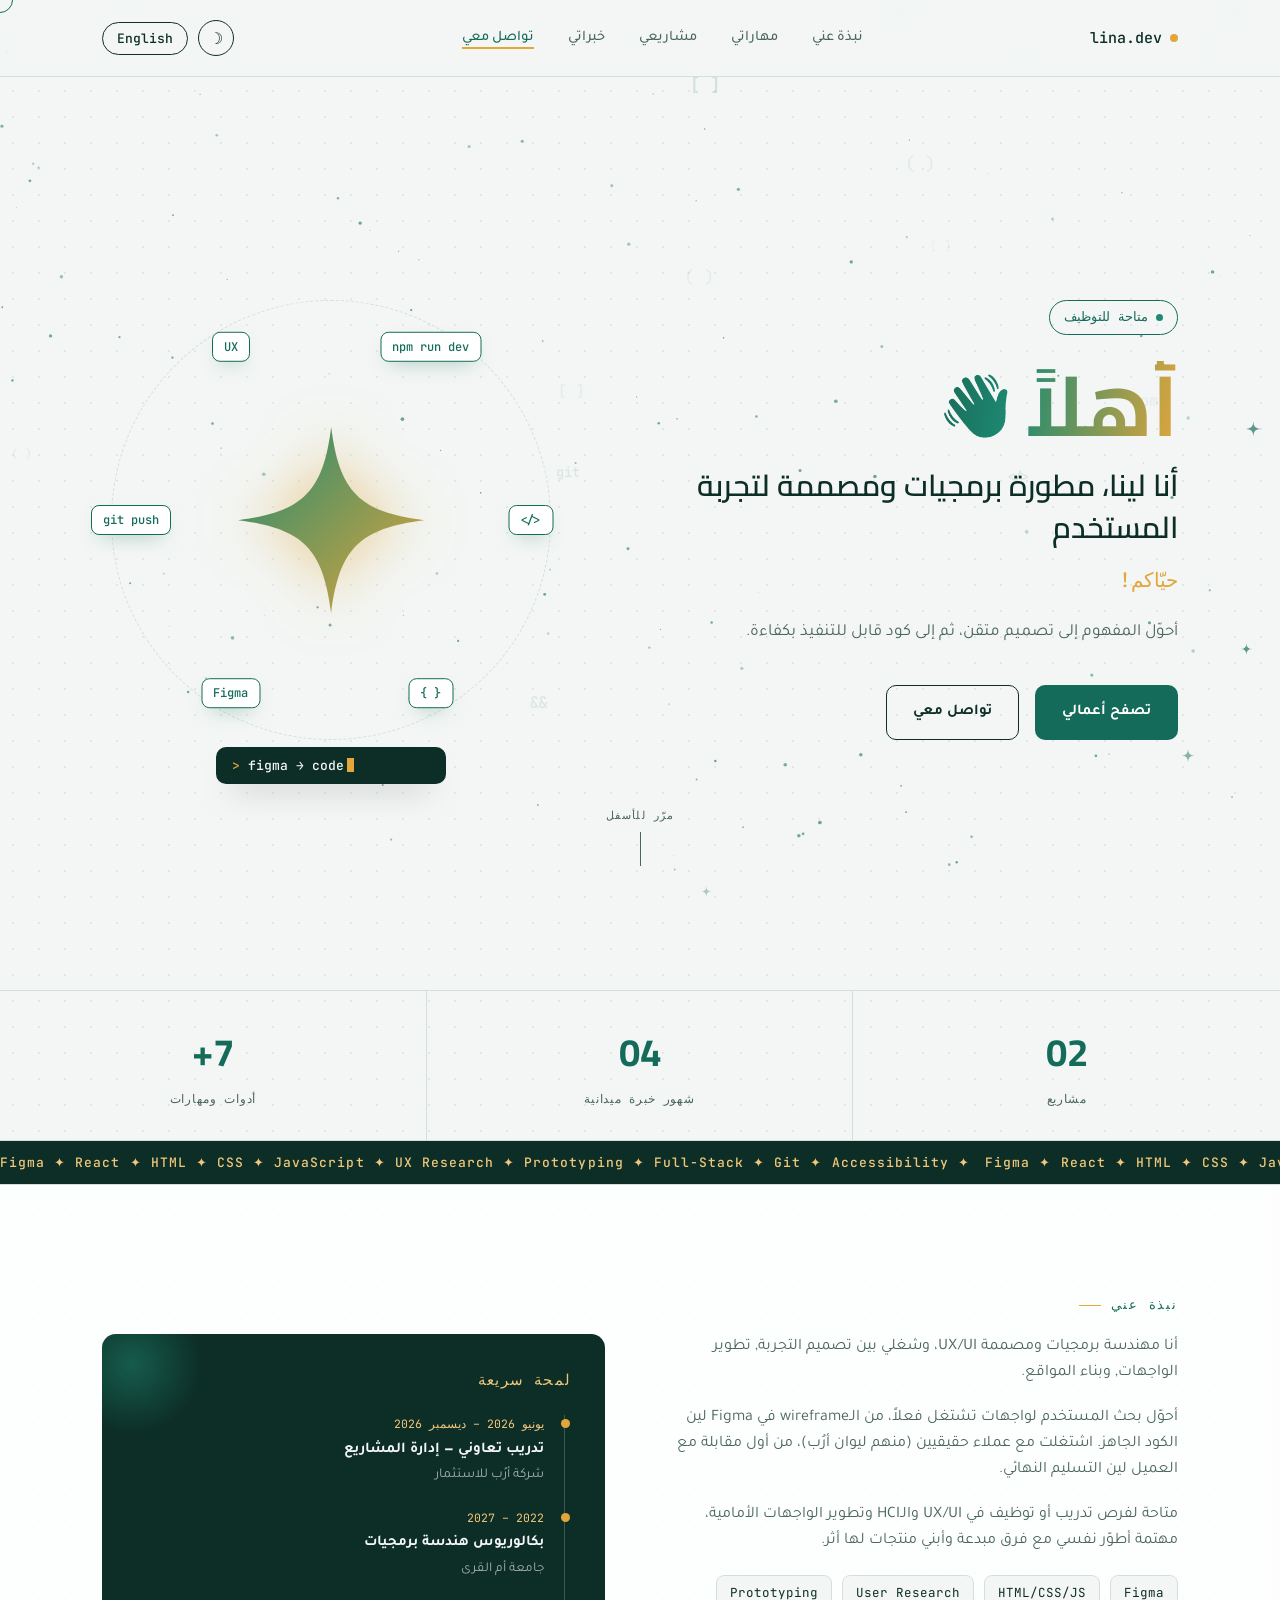
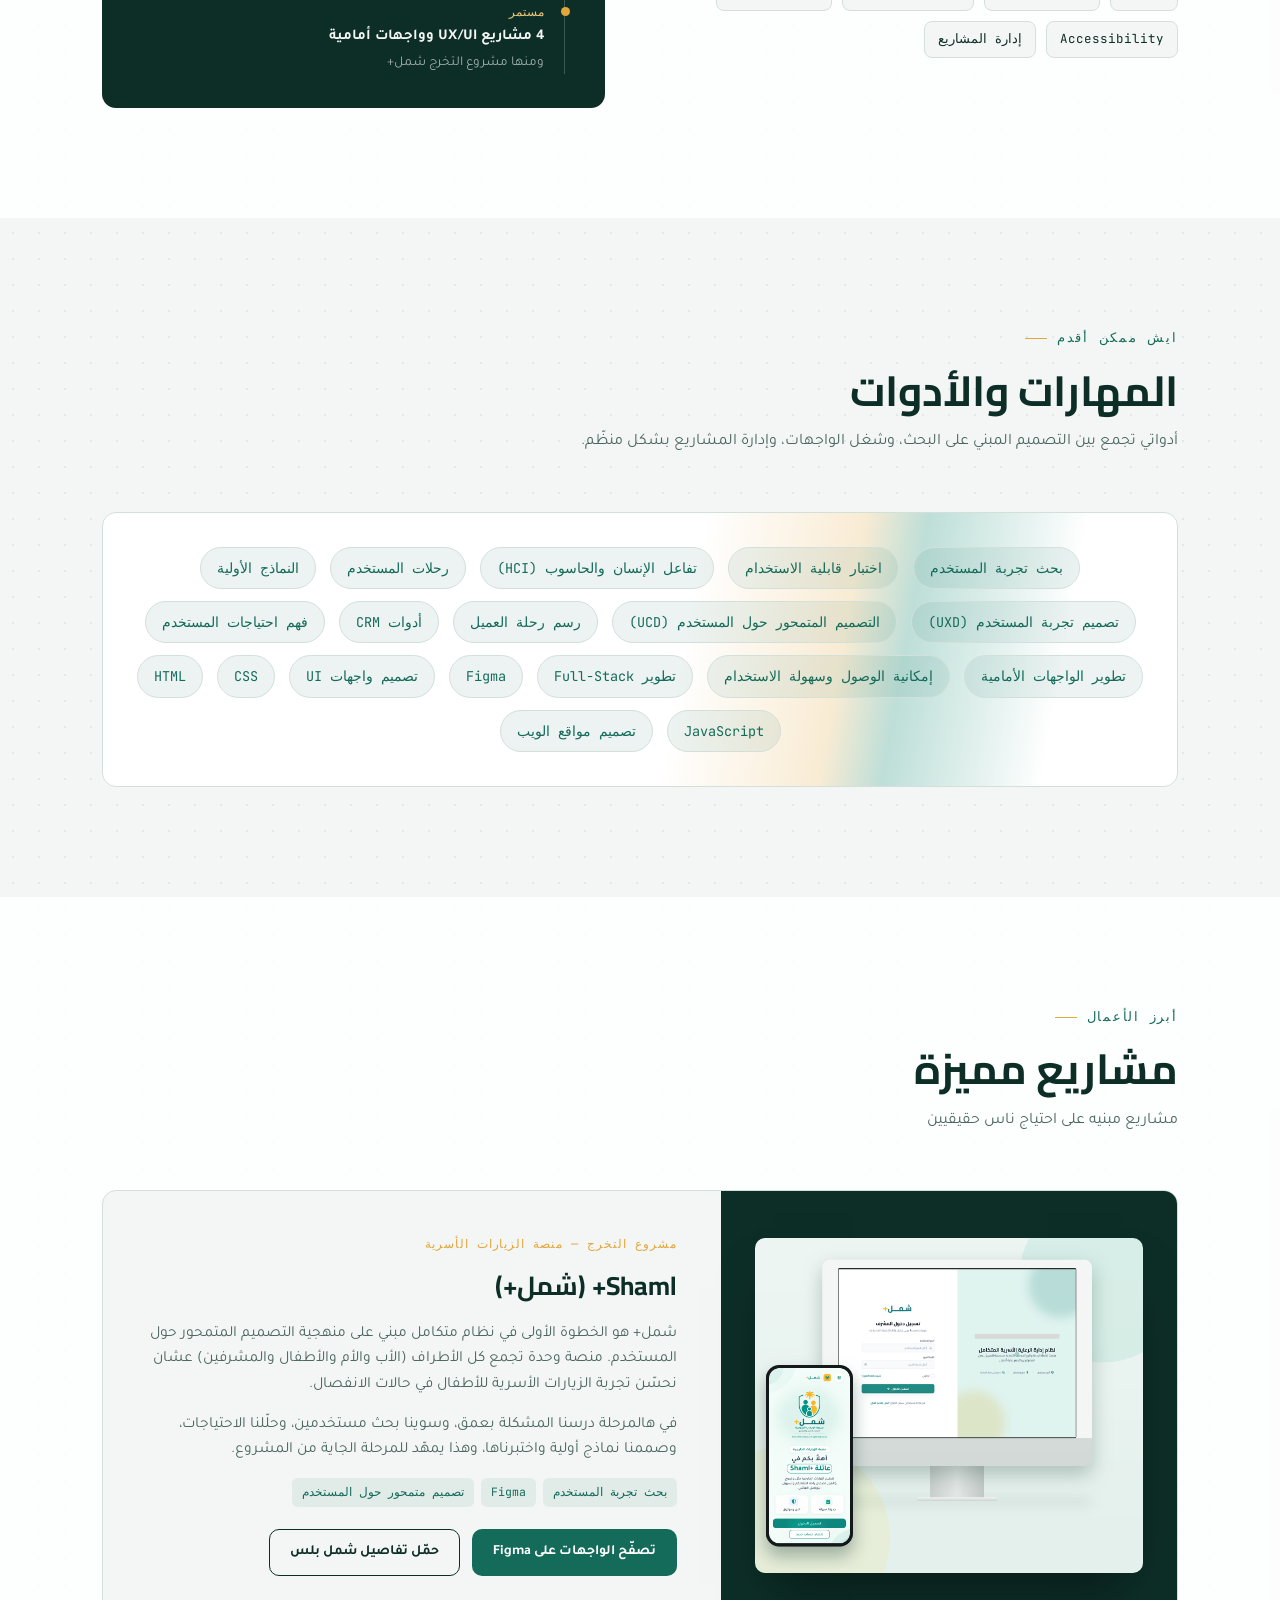
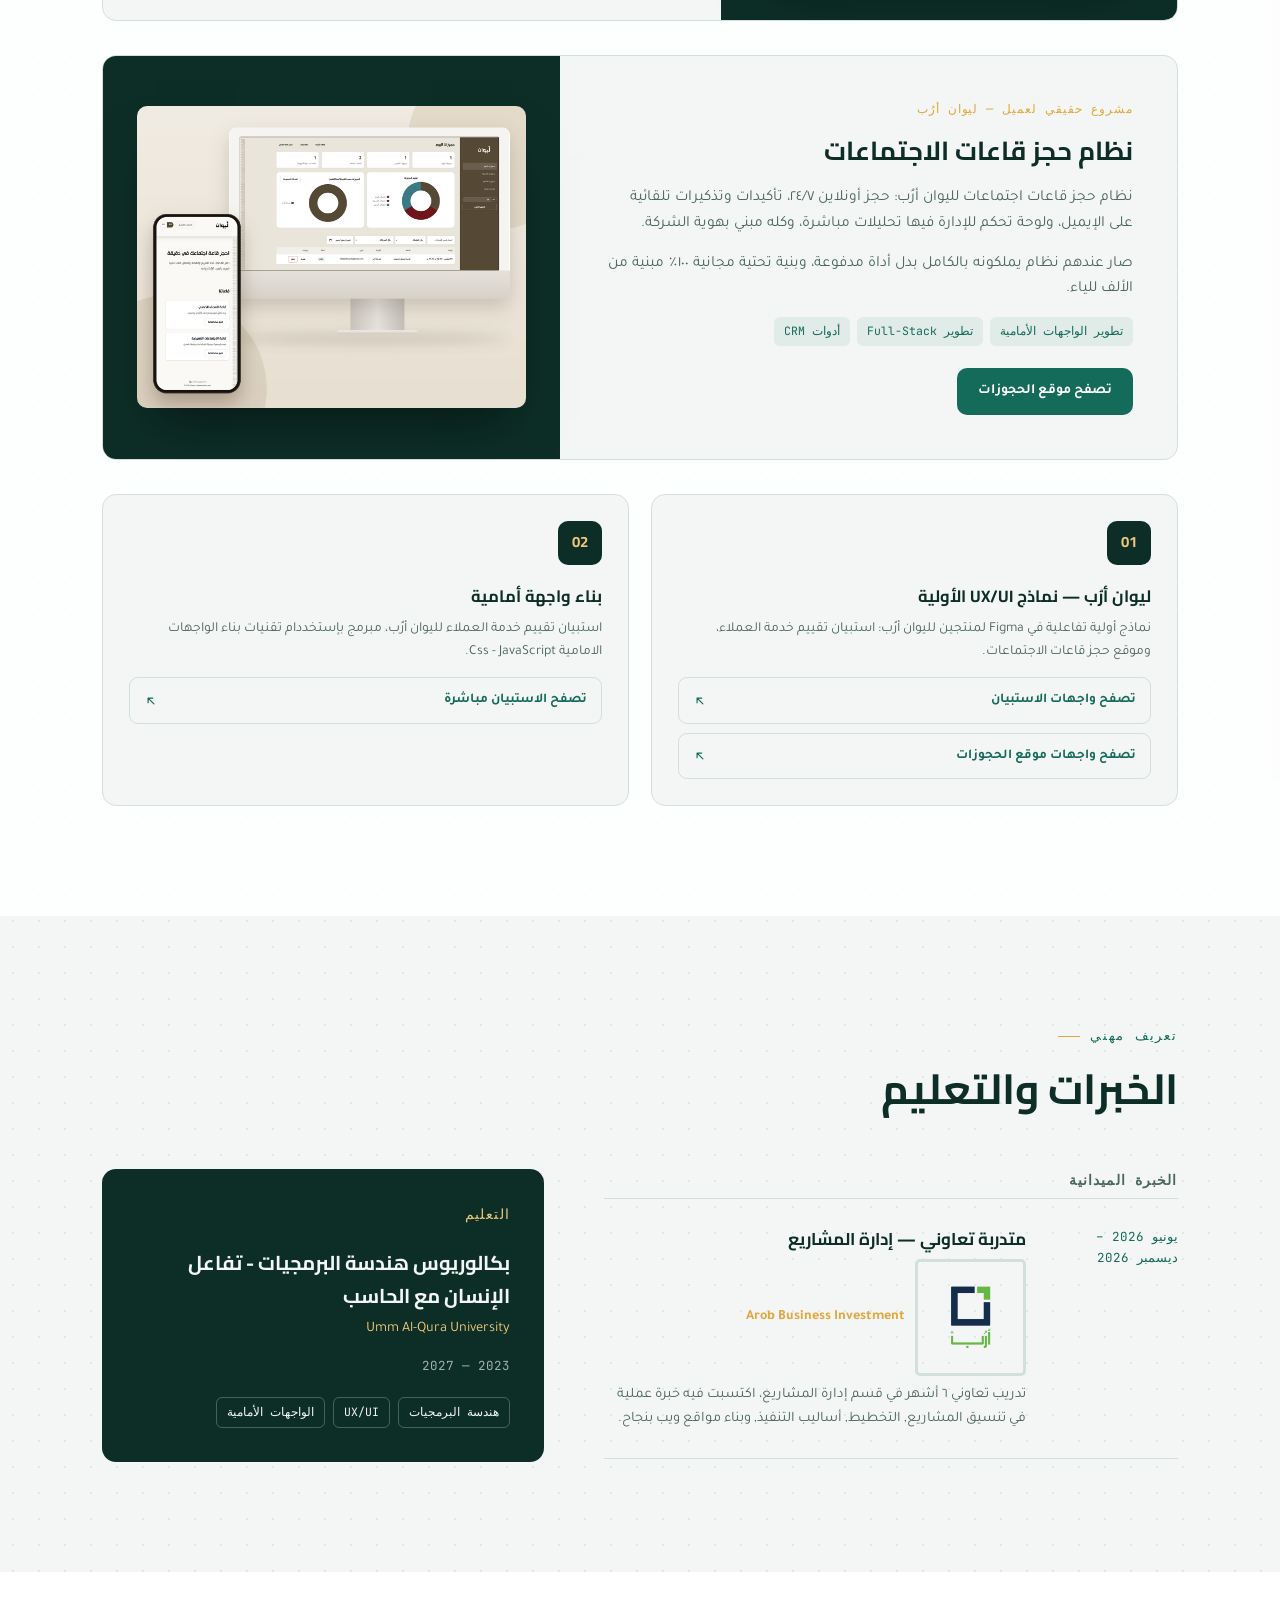
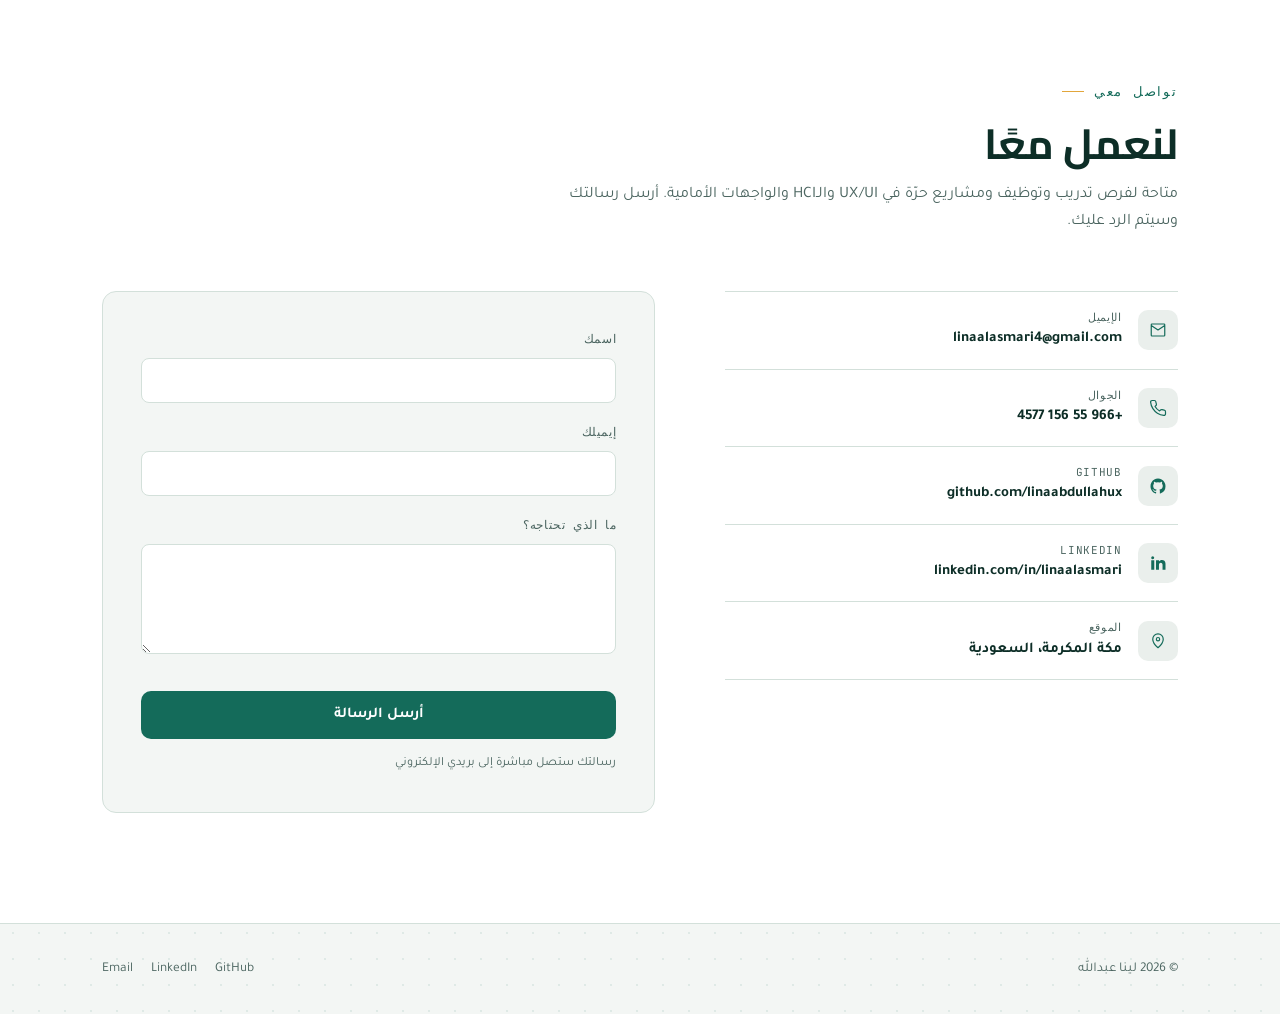
<file: index.html>
<!DOCTYPE html>
<html lang="en" dir="ltr" data-lang="en">
<head>
<meta charset="UTF-8">
<meta name="viewport" content="width=device-width, initial-scale=1.0">
<title>Lina Abdullah — UX/UI Designer &amp; Front-End Developer</title>
<meta name="description" content="Portfolio of Lina Alasmari — Software Engineering student, UX/UI Designer and Front-End Developer at Umm Al-Qura University.">

<link rel="preconnect" href="https://fonts.googleapis.com">
<link rel="preconnect" href="https://fonts.gstatic.com" crossorigin>
<link href="https://fonts.googleapis.com/css2?family=Space+Grotesk:wght@400;500;600;700&family=Inter:wght@400;500;600;700;800&family=JetBrains+Mono:wght@400;500&family=Cairo:wght@500;600;700;800&family=Tajawal:wght@400;500;700&display=swap" rel="stylesheet">

<link rel="stylesheet" href="css/style.css">
</head>
<body>

<header>
  <a href="#hero" class="logo"><span class="dot"></span><span data-i18n="logo">lina.dev</span></a>
  <nav>
    <ul>
      <li><a class="navlink" href="#about" data-i18n="nav.about">About</a></li>
      <li><a class="navlink" href="#skills" data-i18n="nav.skills">Skills</a></li>
      <li><a class="navlink" href="#projects" data-i18n="nav.projects">Projects</a></li>
      <li><a class="navlink" href="#experience" data-i18n="nav.experience">Experience</a></li>
      <li><a class="navlink" href="#contact" data-i18n="nav.contact">Contact</a></li>
    </ul>
  </nav>
  <div class="header-actions">
    <button class="theme-btn" id="themeToggle" type="button" aria-label="Toggle dark mode">&#9789;</button>
    <button class="lang-btn" id="langToggle" type="button">العربية</button>
    <button class="nav-toggle" id="navToggleBtn" aria-label="menu"><span></span><span></span><span></span></button>
  </div>
</header>
<div class="scroll-progress" id="scrollProgress"></div>
<canvas id="stars" aria-hidden="true"></canvas>
<div class="cursor-ring" id="cursorRing"></div>

<main id="hero">

<!-- ================= HERO ================= -->
<section class="hero" style="padding-bottom:0;">
  <div class="hero-grid">
    <div>
      <div class="hero-badge"><span class="pulse"></span><span data-i18n="hero.badge">Open for Work</span></div>
      <h1 class="hello"><span data-i18n="hero.hi">Hello</span><span class="wave">👋</span></h1>
      <p class="intro" data-i18n="hero.intro">I'm Lina, a software developer and designer for the ideal user experience</p>
      <div class="role" data-i18n="hero.role">Welcome, glad you're here!</div>
      <p class="lede" data-i18n="hero.lede">Software Engineering student at Umm Al-Qura University. I turn ideas into designs, then into code that actually works.</p>
      <div class="hero-ctas">
        <a href="#projects" class="btn btn-primary" data-i18n="hero.cta1">View My Work</a>
        <a href="#contact" class="btn btn-outline" data-i18n="hero.cta2">Get In Touch</a>
      </div>
    </div>
    <div class="star-stage" aria-hidden="true">
      <div class="orbit"><span class="oc" style="--a:0deg"><i>&lt;/&gt;</i></span><span class="oc" style="--a:60deg"><i>{ }</i></span><span class="oc" style="--a:120deg"><i>Figma</i></span><span class="oc" style="--a:180deg"><i>git push</i></span><span class="oc" style="--a:240deg"><i>UX</i></span><span class="oc" style="--a:300deg"><i>npm run dev</i></span></div>
      <svg class="big-star" viewBox="-50 -50 100 100"><defs><linearGradient id="sg" x1="0" y1="0" x2="1" y2="1"><stop offset="0" stop-color="#1E8A72"/><stop offset="1" stop-color="#E2A63B"/></linearGradient></defs><path d="M0-46C4-14 14-4 46 0 14 4 4 14 0 46-4 14-14 4-46 0-14-4-4-14 0-46Z" fill="url(#sg)"/></svg>
      <div class="term"><span class="prompt">&gt;</span> <span id="typed"></span><span class="caret"></span></div>
    </div>
  </div>
  <div class="scroll-cue"><span data-i18n="hero.scroll">Scroll</span><span class="line"></span></div>
</section>

<div class="stats" data-reveal>
  <div class="stat"><div class="num" data-target="4" data-pad="true">00</div><div class="lbl" data-i18n="stats.projects">Projects</div></div>
  <div class="stat"><div class="num" data-target="6" data-pad="true">00</div><div class="lbl" data-i18n="stats.months">Months Field Exp.</div></div>
  <div class="stat"><div class="num" data-target="10" data-suffix="+">0</div><div class="lbl" data-i18n="stats.tools">Tools &amp; Skills</div></div>
</div>

<div class="ticker" aria-hidden="true"><div class="tk"><span>Figma ✦ React ✦ HTML ✦ CSS ✦ JavaScript ✦ UX Research ✦ Prototyping ✦ Full-Stack ✦ Git ✦ Accessibility ✦ </span><span>Figma ✦ React ✦ HTML ✦ CSS ✦ JavaScript ✦ UX Research ✦ Prototyping ✦ Full-Stack ✦ Git ✦ Accessibility ✦ </span></div></div>

<!-- ================= ABOUT ================= -->
<section id="about">
  <div class="eyebrow" data-i18n="about.eyebrow">About Me</div>
  <div class="about-grid">
    <div data-reveal>
      <p data-i18n="about.p1">Software Engineering student and UX/UI Designer working at the intersection of HCI and front-end development.</p>
      <p data-i18n="about.p2">I turn user research into real, working interfaces — from wireframes in Figma to production-ready code. I've worked directly with real clients (including Liwan), handling everything from stakeholder interviews to final delivery.</p>
      <p data-i18n="about.p3">Open to work opportunities in UX/UI, HCI, or Front-End Development, where I can expand my technical expertise, collaborate with innovative teams, and build impactful digital products.</p>
      <div class="about-tags">
        <span class="tag">Figma</span><span class="tag">HTML/CSS/JS</span><span class="tag">User Research</span>
        <span class="tag">Prototyping</span><span class="tag">Accessibility</span><span class="tag" data-i18n="about.tagpm">Project Management</span>
      </div>
    </div>
    <div class="about-card" data-reveal>
      <h3 data-i18n="about.timeline.title">Background Snapshot</h3>
      <div class="timeline-item">
        <div>
          <div class="ti-date" data-i18n="about.tl1.date">Jun 2026 – Dec 2026</div>
          <div class="ti-title" data-i18n="about.tl1.title">Cooperative Training — Project Management</div>
          <div class="ti-sub" data-i18n="about.tl1.sub">Arob Business Investment</div>
        </div>
      </div>
      <div class="timeline-item">
        <div>
          <div class="ti-date" data-i18n="about.tl2.date">2022 – 2027</div>
          <div class="ti-title" data-i18n="about.tl2.title">B.Sc. Software Engineering</div>
          <div class="ti-sub" data-i18n="about.tl2.sub">Umm Al-Qura University</div>
        </div>
      </div>
      <div class="timeline-item">
        <div>
          <div class="ti-date" data-i18n="about.tl3.date" >Ongoing</div>
          <div class="ti-title" data-i18n="about.tl3.title">4 UX/UI &amp; Front-End Projects</div>
          <div class="ti-sub" data-i18n="about.tl3.sub">Including graduation project Shaml+</div>
        </div>
      </div>
    </div>
  </div>
</section>

<!-- ================= SKILLS ================= -->
<section id="skills">
  <div class="section-head" data-reveal>
    <div class="eyebrow" data-i18n="skills.eyebrow">What I Do</div>
    <h2 data-i18n="skills.title">Skills &amp; Tools</h2>
    <p data-i18n="skills.sub">A toolkit spanning research-driven design and front-end craft.</p>
  </div>
  <div class="skills-band" data-reveal>
    <div class="skills-band-inner">
    <span class="skill-chip" data-i18n="s.i1">UX Research</span>
    <span class="skill-chip" data-i18n="s.i2">Usability Testing</span>
    <span class="skill-chip" data-i18n="s.i3">HCI</span>
    <span class="skill-chip" data-i18n="s.i4">User Flows</span>
    <span class="skill-chip" data-i18n="s.i5">Prototyping</span>
    <span class="skill-chip" data-i18n="s.i6">UX Design (UXD)</span>
    <span class="skill-chip" data-i18n="s.i7">User-Centered Design (UCD)</span>
    <span class="skill-chip" data-i18n="s.i8">Customer Journey Mapping</span>
    <span class="skill-chip" data-i18n="s.i9">CRM Tools</span>
    <span class="skill-chip" data-i18n="s.i10">Understanding User Needs</span>
    <span class="skill-chip" data-i18n="s.i11">Front-End Development</span>
    <span class="skill-chip" data-i18n="s.i12">Accessibility &amp; Usability</span>
    <span class="skill-chip" data-i18n="s.i13">Full-Stack Development</span>
    <span class="skill-chip" data-i18n="s.i14">Figma</span>
    <span class="skill-chip" data-i18n="s.i15">UI Design</span>
    <span class="skill-chip" data-i18n="s.i16">CSS</span>
    <span class="skill-chip" data-i18n="s.i17">HTML</span>
    <span class="skill-chip" data-i18n="s.i18">JavaScript</span>
    <span class="skill-chip" data-i18n="s.i19">Web Design</span>
    </div>
  </div>
</section>

<!-- ================= PROJECTS ================= -->
<section id="projects">
  <div class="section-head" data-reveal>
    <div class="eyebrow" data-i18n="projects.eyebrow">Selected Work</div>
    <h2 data-i18n="projects.title">Featured Projects</h2>
    <p data-i18n="projects.sub">A graduation project built around real user needs, alongside real client work for Liwan Arob.</p>
  </div>

  <div class="project-featured" data-reveal>
    <div class="pf-media">
      <img src="assets/images/shaml-plus.jpg" alt="Shaml+ platform welcome screen">
    </div>
    <div class="pf-body">
      <div class="pf-kicker" data-i18n="projects.featured.kicker">Graduation Project — Family Visitation Platform</div>
      <h3>Shaml+ (شمل+)</h3>
      <p data-i18n="projects.featured.p1">Shaml+ is the first step of an integrated system designed following a User-Centered Design methodology — a unified digital platform that brings together every party involved (parents, children, and supervisors) to improve the experience of family visits for children in cases of parental separation.</p>
      <p data-i18n="projects.featured.p2">During this phase, we studied the problem in depth, conducted user research, analyzed needs, and built and tested early-stage designs, laying the groundwork for the project's next phase.</p>
      <div class="chip-row" style="margin-bottom:6px;">
        <span class="chip" data-i18n="s.i1">UX Research</span><span class="chip">Figma</span><span class="chip" data-i18n="projects.chip.ucd">User-Centered Design</span>
      </div>
      <div class="pf-actions">
        <a class="btn btn-primary" href="https://shamlplus-prmqdq.my.canva.site/" target="_blank" rel="noopener" data-i18n="projects.shaml.site">Explore the work on Canva</a>
        <a class="btn btn-outline" href="assets/files/Shaml-Graduation-Presentation.pptx" download data-i18n="projects.shaml.deck">Download Shaml presentation</a>
      </div>
    </div>
  </div>

  <div class="project-featured alt" data-reveal>
    <div class="pf-media">
      <img src="assets/images/liwan-booking.png" alt="Liwan Arob meeting rooms booking system screens">
    </div>
    <div class="pf-body">
      <div class="pf-kicker" data-i18n="projects.liwan.kicker">Real Client Project — Liwan Arob</div>
      <h3 data-i18n="projects.liwan.title">Meeting Rooms Booking System</h3>
      <p data-i18n="projects.liwan.p1">A meeting rooms reservation system for Liwan Arob: instant online booking 24/7, automatic email confirmations and reminders, and an admin dashboard with live analytics — all built with the company's own brand identity.</p>
      <p data-i18n="projects.liwan.p2">It replaced a paid tool with a system the company fully owns, on 100% free infrastructure built end to end.</p>
      <div class="chip-row" style="margin-bottom:6px;">
        <span class="chip" data-i18n="s.i11">Front-End Development</span><span class="chip" data-i18n="s.i13">Full-Stack Development</span><span class="chip" data-i18n="s.i9">CRM Tools</span>
      </div>
      <div class="pf-actions">
        <a class="btn btn-primary" href="https://liwan-booking.pages.dev/?lang=ar" target="_blank" rel="noopener" data-i18n="projects.liwan.site">Open the booking website</a>
      </div>
    </div>
  </div>

  <div class="projects-more">
    <div class="project-card" data-reveal>
      <div class="pc-icon">01</div>
      <h4 data-i18n="projects.proto.title">Liwan Arob — UX/UI Prototypes</h4>
      <p data-i18n="projects.proto.desc">Interactive Figma prototypes for two Liwan Arob products: the customer service evaluation survey and the meeting rooms booking website.</p>
      <div class="card-links">
        <a class="card-link" href="https://www.figma.com/proto/L5nrTNz1IqU1rsHuyOHDGY/Untitled?node-id=105-1189&viewport=2102%2C26%2C0.45&t=FBXur49Ij241ets0-1&scaling=scale-down&content-scaling=fixed&starting-point-node-id=19%3A24&page-id=0%3A1" target="_blank" rel="noopener"><span data-i18n="projects.proto.a">Survey UI prototype</span><svg width="14" height="14" viewBox="0 0 24 24" fill="none"><path d="M7 17L17 7M9 7h8v8" stroke="currentColor" stroke-width="2" stroke-linecap="round" stroke-linejoin="round"/></svg></a>
        <a class="card-link" href="https://www.figma.com/proto/L5nrTNz1IqU1rsHuyOHDGY/Untitled?node-id=260-227&viewport=2102%2C26%2C0.45&t=FBXur49Ij241ets0-1&scaling=scale-down&content-scaling=fixed&starting-point-node-id=19%3A24&page-id=0%3A1" target="_blank" rel="noopener"><span data-i18n="projects.proto.b">Booking website UI prototype</span><svg width="14" height="14" viewBox="0 0 24 24" fill="none"><path d="M7 17L17 7M9 7h8v8" stroke="currentColor" stroke-width="2" stroke-linecap="round" stroke-linejoin="round"/></svg></a>
      </div>
    </div>
    <div class="project-card" data-reveal>
      <div class="pc-icon">02</div>
      <h4 data-i18n="projects.c4.title">Front-End Build</h4>
      <p data-i18n="projects.c4.desc">The Liwan Arob customer service survey, coded from the Figma design system with HTML, CSS and JavaScript.</p>
      <div class="card-links">
        <a class="card-link" href="https://linaabdullahux.github.io/LiwanArob-Customer-Service-Evaluation-Survey/" target="_blank" rel="noopener"><span data-i18n="projects.survey.a">Open the live survey</span><svg width="14" height="14" viewBox="0 0 24 24" fill="none"><path d="M7 17L17 7M9 7h8v8" stroke="currentColor" stroke-width="2" stroke-linecap="round" stroke-linejoin="round"/></svg></a>
      </div>
    </div>
  </div>
</section>

<!-- ================= EXPERIENCE ================= -->
<section id="experience">
  <div class="section-head" data-reveal>
    <div class="eyebrow" data-i18n="exp.eyebrow">Background</div>
    <h2 data-i18n="exp.title">Experience &amp; Education</h2>
  </div>
  <div class="exp-cols">
    <div class="exp-list" data-reveal>
      <h3 style="font-size:14px;font-family:var(--font-mono);text-transform:uppercase;letter-spacing:.08em;color:var(--text-soft);margin-bottom:6px;" data-i18n="exp.field">Field Experience</h3>
      <div class="exp-item">
        <div class="exp-date" data-i18n="exp1.date">Jun 2026 – Dec 2026</div>
        <div>
          <div class="exp-role" data-i18n="exp1.role">Cooperative Trainee — Project Management</div>
          <div class="exp-org-row">
            <span class="org-logo"><img src="assets/images/arob-logo.png" alt="Arob Business Investment logo"></span>
            <span class="exp-org">Arob Business Investment</span>
          </div>
          <div class="exp-desc" data-i18n="exp1.desc">6-month cooperative training within the Project Management department, gaining hands-on experience in project coordination, planning and delivery techniques.</div>
        </div>
      </div>
    </div>
    <div class="edu-card" data-reveal>
      <h3 data-i18n="edu.eyebrow">Education</h3>
      <div class="edu-degree" data-i18n="edu.degree">Bachelor of Software Engineering</div>
      <div class="edu-school">Umm Al-Qura University</div>
      <div class="edu-meta" data-i18n="edu.grad">Expected Graduation — 2027</div>
      <div class="edu-focus">
        <span data-i18n="edu.focus1">Software Engineering</span>
        <span>UX/UI</span>
        <span data-i18n="edu.focus2">Front-End</span>
      </div>
    </div>
  </div>
</section>

<!-- ================= CONTACT ================= -->
<section id="contact">
  <div class="section-head" data-reveal>
    <div class="eyebrow" data-i18n="contact.eyebrow">Get In Touch</div>
    <h2 data-i18n="contact.title">Let's Work Together</h2>
    <p data-i18n="contact.sub">Open to UX/UI, HCI and front-end internships or work projects. Send a message and I'll get back to you by email.</p>
  </div>
  <div class="contact-grid">
    <div class="contact-info" data-reveal>
      <div class="contact-item">
        <div class="ci-icon"><svg width="18" height="18" viewBox="0 0 24 24" fill="none"><path d="M3 6l9 6 9-6M4 4h16a1 1 0 0 1 1 1v14a1 1 0 0 1-1 1H4a1 1 0 0 1-1-1V5a1 1 0 0 1 1-1z" stroke="currentColor" stroke-width="1.6" stroke-linecap="round" stroke-linejoin="round"/></svg></div>
        <div><div class="ci-label" data-i18n="contact.email">Email</div><a class="ci-value" href="mailto:linaalasmari4@gmail.com">linaalasmari4@gmail.com</a></div>
      </div>
      <div class="contact-item">
        <div class="ci-icon"><svg width="18" height="18" viewBox="0 0 24 24" fill="none"><path d="M22 16.92v3a2 2 0 0 1-2.18 2 19.79 19.79 0 0 1-8.63-3.07 19.5 19.5 0 0 1-6-6 19.79 19.79 0 0 1-3.07-8.67A2 2 0 0 1 4.11 2h3a2 2 0 0 1 2 1.72c.127.96.361 1.903.7 2.81a2 2 0 0 1-.45 2.11L8.09 9.91a16 16 0 0 0 6 6l1.27-1.27a2 2 0 0 1 2.11-.45c.907.339 1.85.573 2.81.7A2 2 0 0 1 22 16.92z" stroke="currentColor" stroke-width="1.6" stroke-linecap="round" stroke-linejoin="round"/></svg></div>
        <div><div class="ci-label" data-i18n="contact.phone">Phone</div><a class="ci-value" href="tel:+966551564577">+966 55 156 4577</a></div>
      </div>
      <div class="contact-item">
        <div class="ci-icon"><svg width="18" height="18" viewBox="0 0 24 24" fill="none"><path d="M12 2C6.48 2 2 6.58 2 12.25c0 4.53 2.87 8.37 6.84 9.73.5.1.68-.22.68-.49 0-.24-.01-.87-.01-1.71-2.78.62-3.37-1.37-3.37-1.37-.45-1.19-1.11-1.51-1.11-1.51-.91-.64.07-.63.07-.63 1 .07 1.53 1.06 1.53 1.06.89 1.56 2.34 1.11 2.91.85.09-.66.35-1.11.63-1.37-2.22-.26-4.56-1.14-4.56-5.07 0-1.12.39-2.04 1.03-2.76-.1-.26-.45-1.31.1-2.73 0 0 .84-.28 2.75 1.05a9.29 9.29 0 0 1 5 0c1.91-1.33 2.75-1.05 2.75-1.05.55 1.42.2 2.47.1 2.73.64.72 1.03 1.64 1.03 2.76 0 3.94-2.34 4.8-4.57 5.06.36.32.68.94.68 1.9 0 1.37-.01 2.48-.01 2.82 0 .27.18.6.69.49A10.26 10.26 0 0 0 22 12.25C22 6.58 17.52 2 12 2z" fill="currentColor"/></svg></div>
        <div><div class="ci-label">GitHub</div><a class="ci-value" href="https://github.com/linaabdullahux" target="_blank" rel="noopener">github.com/linaabdullahux</a></div>
      </div>
      <div class="contact-item">
        <div class="ci-icon"><svg width="18" height="18" viewBox="0 0 24 24" fill="none"><path d="M6.94 5a2 2 0 1 1-4-.002 2 2 0 0 1 4 .002zM7 8.48H3V21h4V8.48zm6.32 0H9.34V21h3.94v-6.57c0-3.66 4.77-3.96 4.77 0V21H22v-7.93c0-6.17-7.06-5.94-8.68-2.91V8.48z" fill="currentColor"/></svg></div>
        <div><div class="ci-label">LinkedIn</div><a class="ci-value" href="https://www.linkedin.com/in/linaalasmari" target="_blank" rel="noopener">linkedin.com/in/linaalasmari</a></div>
      </div>
      <div class="contact-item">
        <div class="ci-icon"><svg width="18" height="18" viewBox="0 0 24 24" fill="none"><path d="M12 21s7-6.1 7-11.5A7 7 0 0 0 5 9.5C5 14.9 12 21 12 21z" stroke="currentColor" stroke-width="1.6" stroke-linecap="round" stroke-linejoin="round"/><circle cx="12" cy="9.5" r="2.2" stroke="currentColor" stroke-width="1.6"/></svg></div>
        <div><div class="ci-label" data-i18n="contact.location">Location</div><div class="ci-value" data-i18n="contact.locvalue">Makkah, Saudi Arabia</div></div>
      </div>
    </div>

    <form class="contact-form" id="contactForm" action="https://formsubmit.co/ajax/linaalasmari4@gmail.com" method="POST" data-reveal>
      <div class="form-row">
        <label data-i18n="form.name">Your Name</label>
        <input type="text" id="f-name" name="name" autocomplete="name" required>
      </div>
      <div class="form-row">
        <label data-i18n="form.email">Your Email</label>
        <input type="email" id="f-email" name="email" autocomplete="email" required>
      </div>
      <div class="form-row">
        <label data-i18n="form.message">Tell me what do you need?</label>
        <textarea id="f-message" name="message" required></textarea>
      </div>
      <button type="submit" class="btn btn-primary submit-btn" data-i18n="form.submit">Send Message</button>
      <p class="form-note" id="formStatus" data-i18n="form.note">Your message will be sent directly to my email.</p>
      <input type="hidden" name="_subject" value="New Portfolio Message">
      <input type="hidden" name="_captcha" value="false">
      <input type="hidden" name="_template" value="table">
      <input type="text" name="_honey" tabindex="-1" autocomplete="off" style="position:absolute;width:1px;height:1px;overflow:hidden;clip:rect(0,0,0,0);white-space:nowrap;border:0;padding:0;margin:0;opacity:0" aria-hidden="true">
    </form>
  </div>
</section>

</main>



<footer>
  <div data-i18n="footer.copy">© 2026 Lina Abdullah</div>
  <div class="f-socials">
    <a href="https://github.com/linaabdullahux" target="_blank" rel="noopener">GitHub</a>
    <a href="https://www.linkedin.com/in/linaalasmari" target="_blank" rel="noopener">LinkedIn</a>
    <a href="mailto:linaalasmari4@gmail.com">Email</a>
  </div>
</footer>

<script src="js/script.js" defer></script>
</body>
</html>
</file>
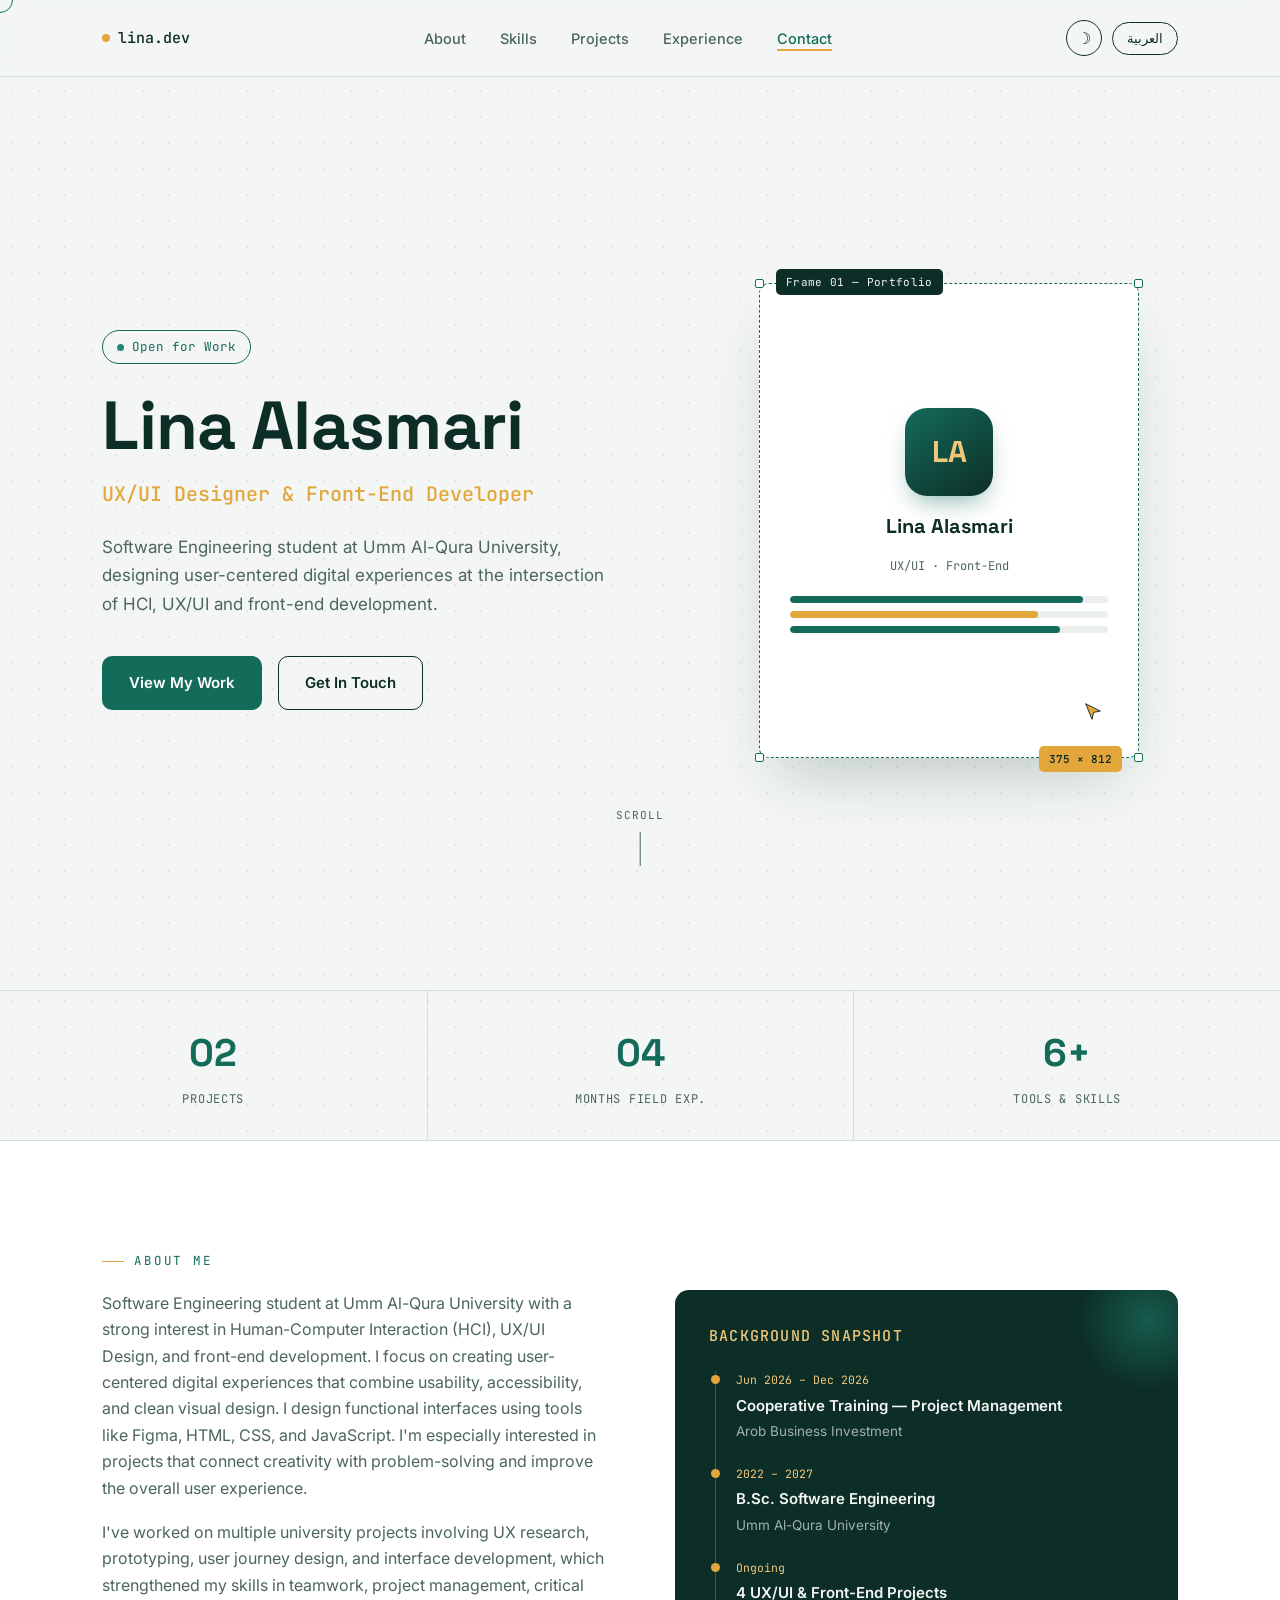
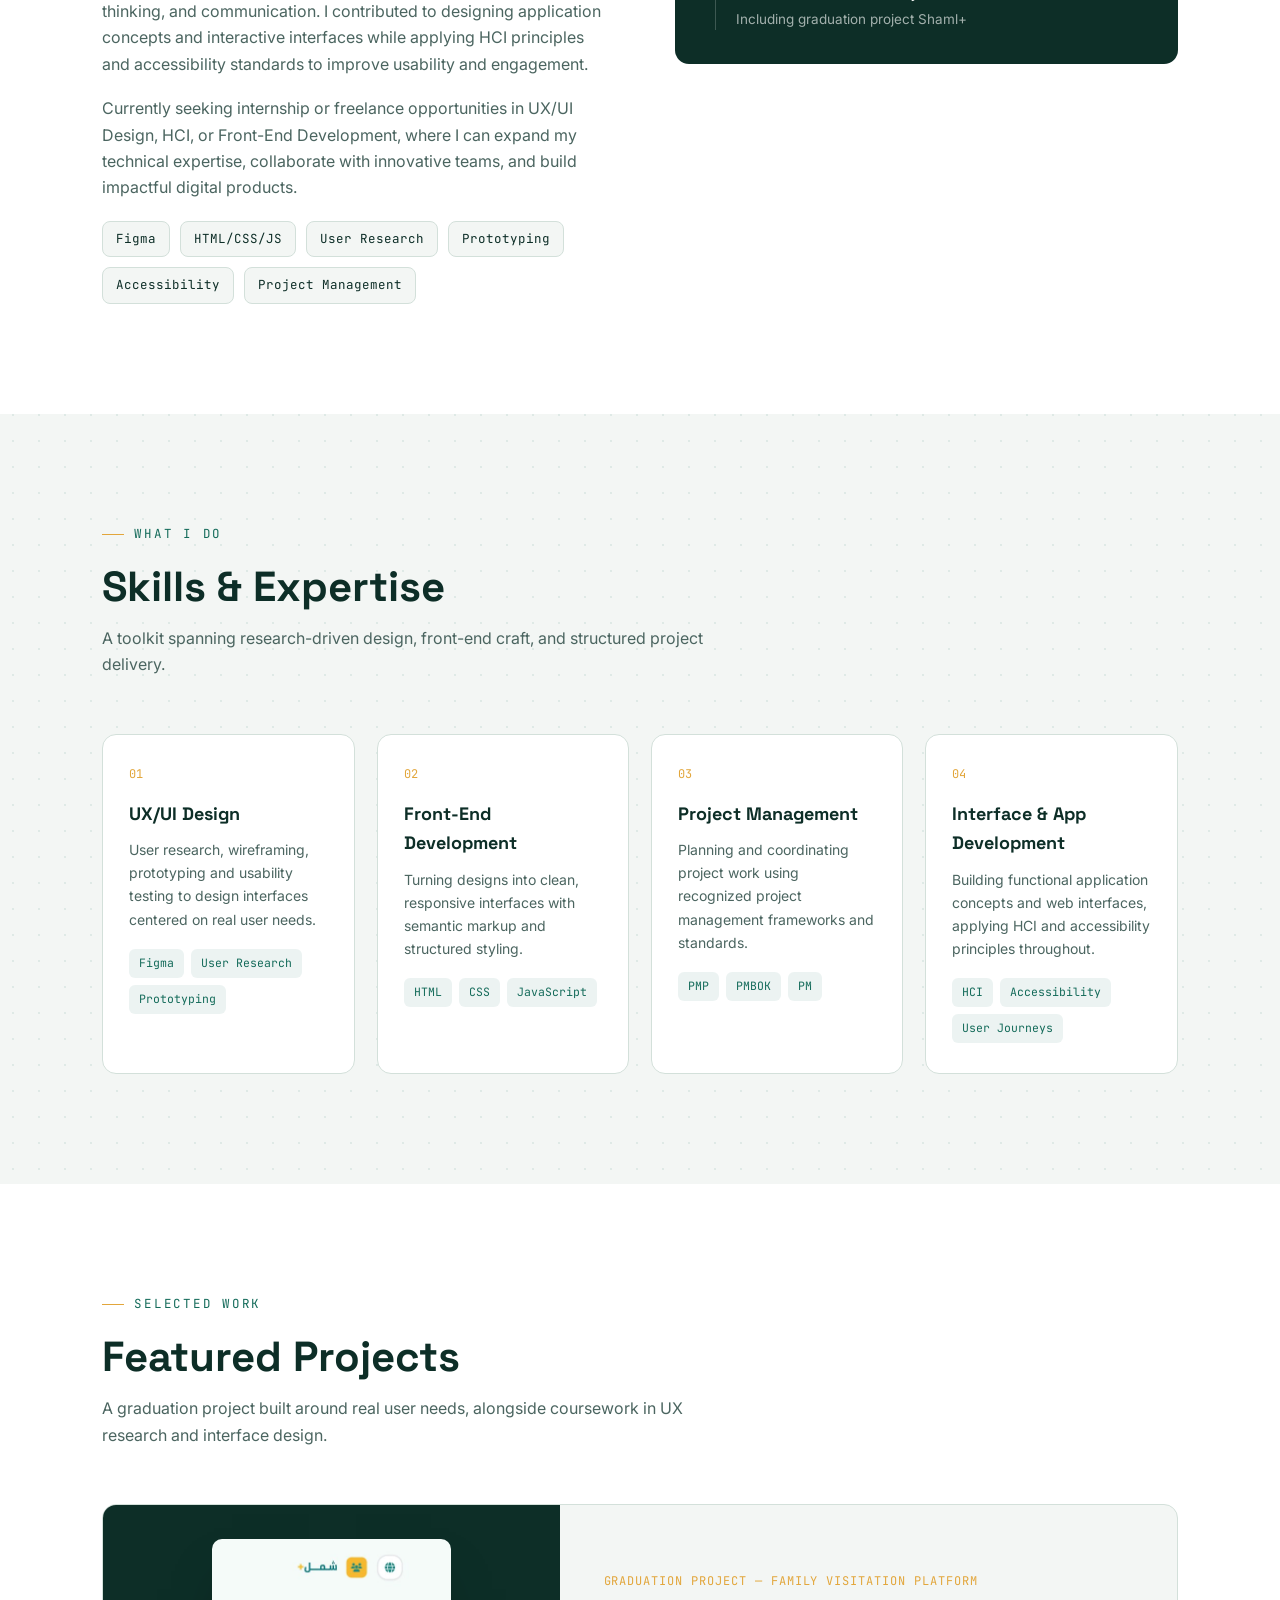
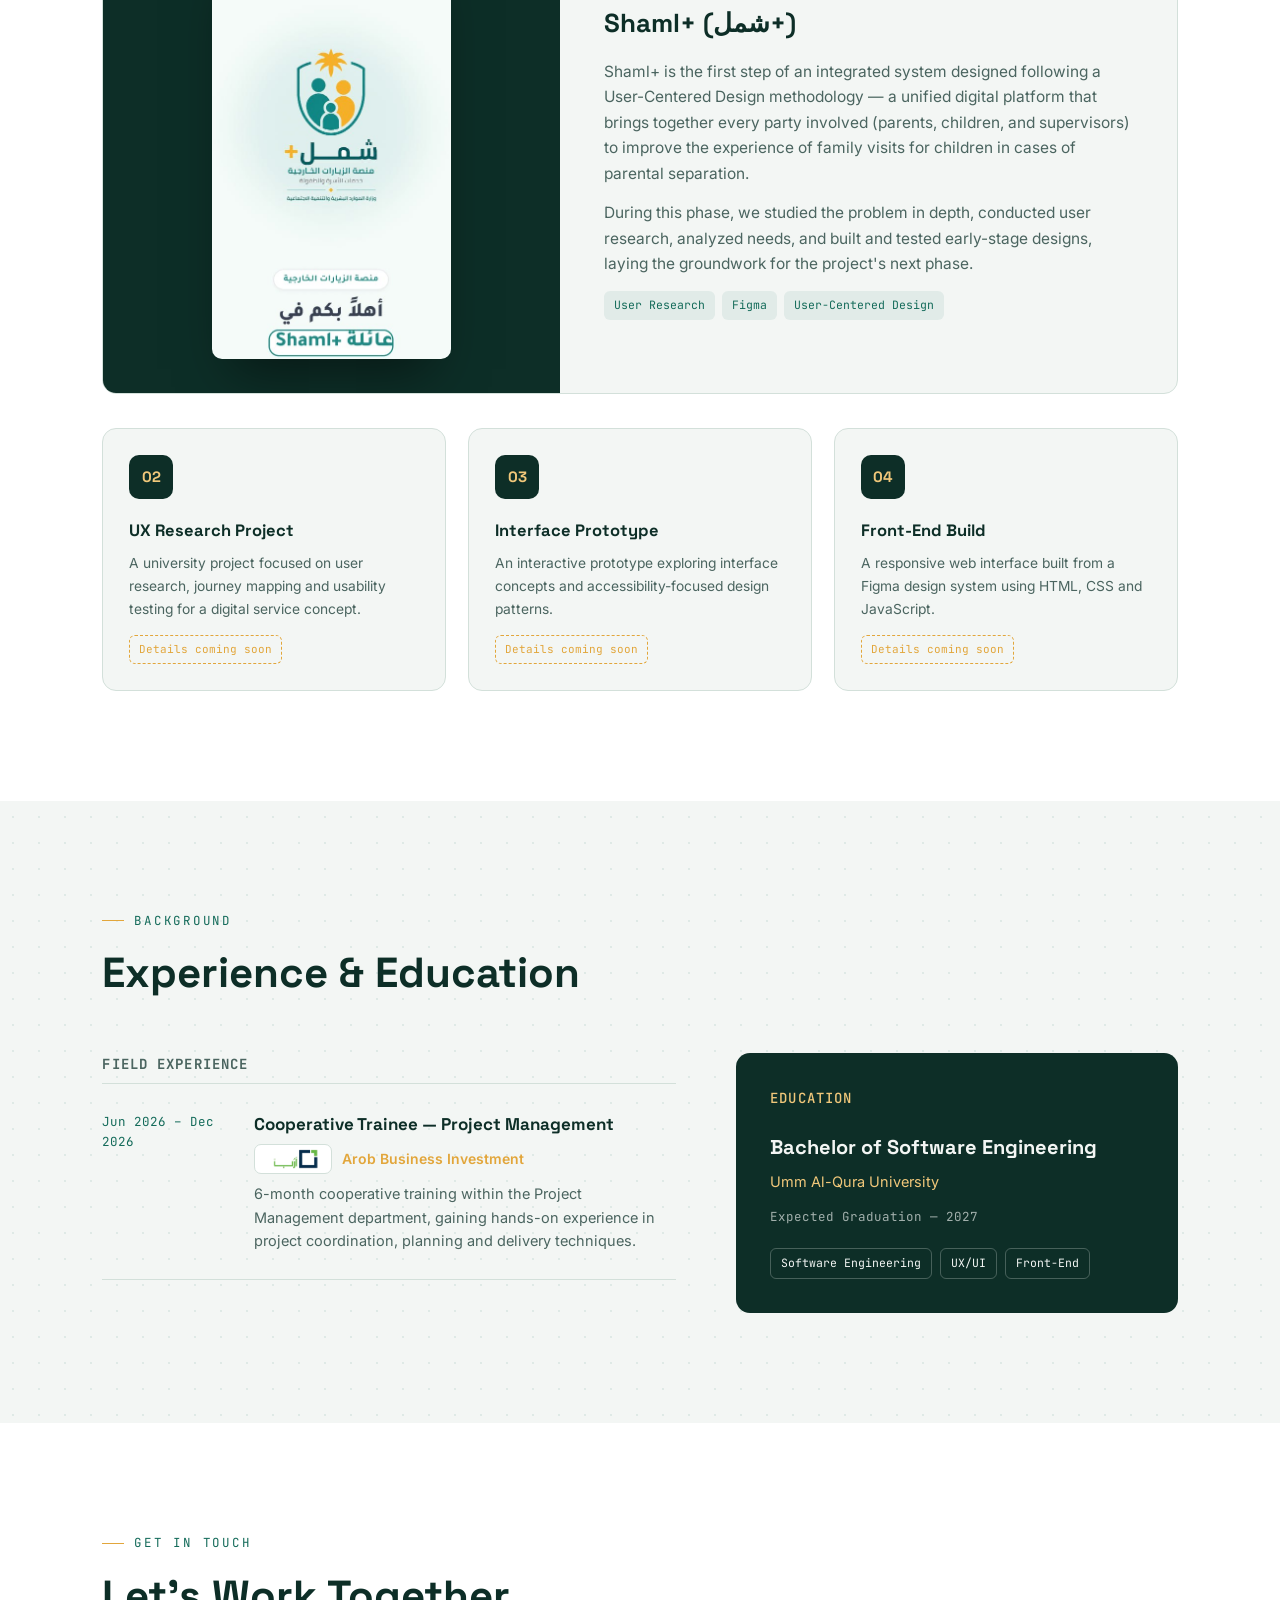
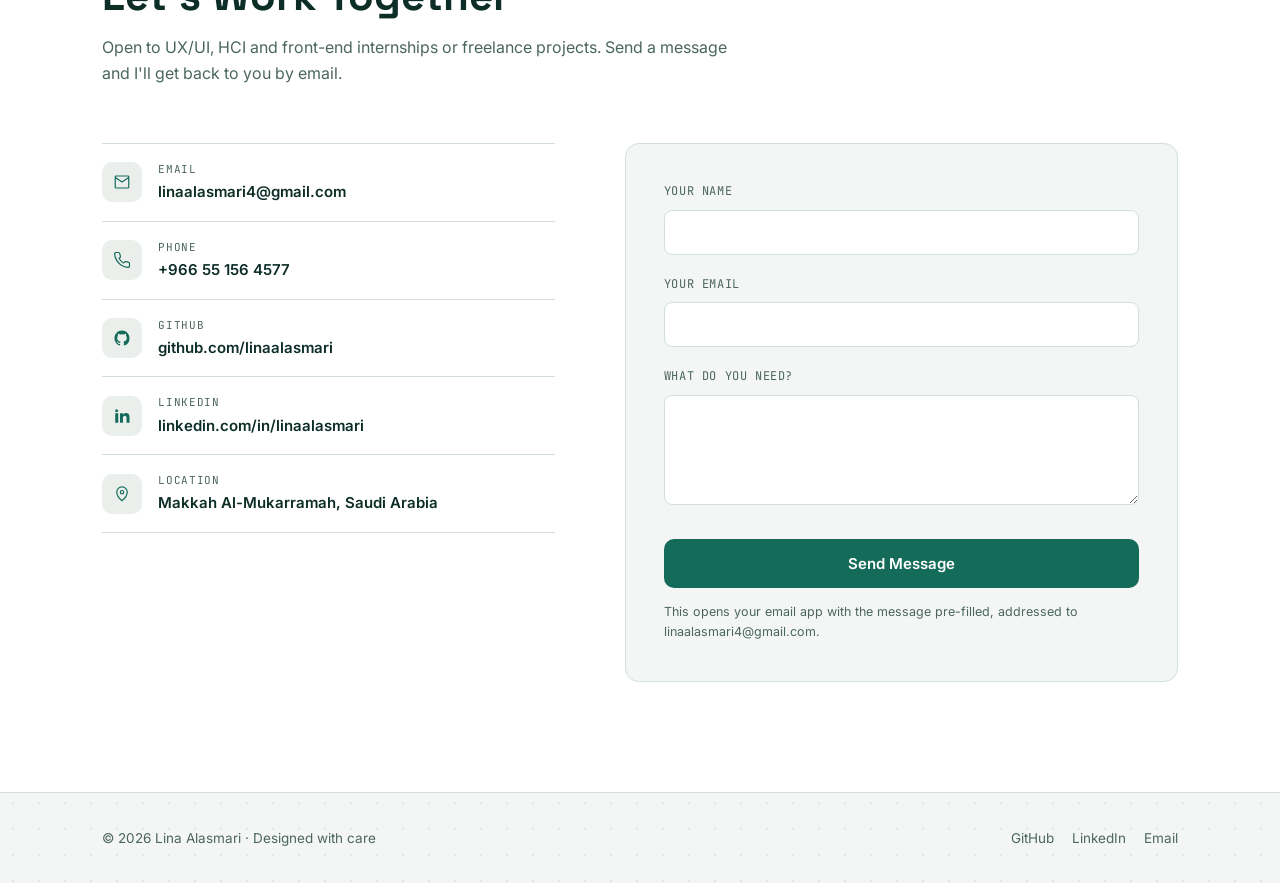
<file: index-1.html>
<!DOCTYPE html>
<html lang="en" dir="ltr" data-lang="en">
<head>
<meta charset="UTF-8">
<meta name="viewport" content="width=device-width, initial-scale=1.0">
<title>Lina Alasmari — UX/UI Designer &amp; Front-End Developer</title>
<meta name="description" content="Portfolio of Lina Alasmari — Software Engineering student, UX/UI Designer and Front-End Developer at Umm Al-Qura University.">

<link rel="preconnect" href="https://fonts.googleapis.com">
<link rel="preconnect" href="https://fonts.gstatic.com" crossorigin>
<link href="https://fonts.googleapis.com/css2?family=Space+Grotesk:wght@400;500;600;700&family=Inter:wght@400;500;600;700;800&family=JetBrains+Mono:wght@400;500&family=Cairo:wght@500;600;700;800&family=Tajawal:wght@400;500;700&display=swap" rel="stylesheet">

<style>
:root{
  --teal:#146B5A;
  --teal-light:#1E8A72;
  --gold:#E2A63B;
  --gold-soft:#F0C77A;
  --radius:14px;
  --font-display:'Space Grotesk', sans-serif;
  --font-body:'Inter', sans-serif;
  --font-mono:'JetBrains Mono', monospace;

  /* light theme (default) */
  --bg:#F3F6F4;
  --surface:#FFFFFF;
  --surface-2:#EAEFEC;
  --text:#0D2E27;
  --text-soft:#4B6560;
  --border:#D3E0DA;
  --header-bg:rgba(243,246,244,0.78);
  --panel-bg:#0D2E27;
  --panel-text:#F3F6F4;
  --ink-fixed:#0D2E27;
  --dot-grid:rgba(20,107,90,0.09);
}
html[data-theme="dark"]{
  --bg:#0A1613;
  --surface:#11201C;
  --surface-2:#182C26;
  --text:#EAF2EF;
  --text-soft:#9BB3AC;
  --border:#223832;
  --header-bg:rgba(10,22,19,0.75);
  --panel-bg:#143128;
  --panel-text:#F3F6F4;
  --dot-grid:rgba(30,138,114,0.14);
}
html[data-lang="ar"]{
  --font-display:'Cairo', sans-serif;
  --font-body:'Tajawal', sans-serif;
}
*{margin:0;padding:0;box-sizing:border-box;}
html{transition:none;}
body, header, section, .about-card, .edu-card, .skill-card, .project-card, .contact-form, input, textarea{
  transition:background-color .35s ease, color .35s ease, border-color .35s ease;
}
html{scroll-behavior:smooth;}
body{
  font-family:var(--font-body);
  background:var(--bg);
  color:var(--text);
  line-height:1.65;
  overflow-x:hidden;
  background-image:
    radial-gradient(circle, var(--dot-grid) 1px, transparent 1px);
  background-size:26px 26px;
}
img{max-width:100%;display:block;}
a{color:inherit;text-decoration:none;}
ul{list-style:none;}
section{position:relative;padding:110px 8vw;}
.eyebrow{
  font-family:var(--font-mono);
  font-size:12.5px;
  letter-spacing:.14em;
  text-transform:uppercase;
  color:var(--teal);
  display:flex;align-items:center;gap:10px;
  margin-bottom:18px;
}
.eyebrow::before{
  content:"";width:22px;height:1px;background:var(--gold);
}
html[data-lang="ar"] .eyebrow::before{order:2;}
h1,h2,h3,h4{font-family:var(--font-display);font-weight:700;color:var(--text);}
.section-head{max-width:640px;margin-bottom:56px;}
.section-head h2{font-size:clamp(28px,3.6vw,42px);line-height:1.15;}
.section-head p{color:var(--text-soft);margin-top:14px;font-size:16px;}

/* ---------- SCROLL PROGRESS ---------- */
.scroll-progress{
  position:fixed;top:0;inset-inline-start:0;height:3px;width:0%;
  background:linear-gradient(90deg,var(--teal),var(--gold));
  z-index:210;transition:width .1s linear;
}

/* ---------- CUSTOM CURSOR ---------- */
.cursor-ring{
  position:fixed;top:0;left:0;width:26px;height:26px;
  border:1.5px solid var(--teal);border-radius:50%;
  pointer-events:none;z-index:220;
  transform:translate(-50%,-50%);
  transition:width .2s ease,height .2s ease,border-color .2s ease,background-color .2s ease;
  display:none;
}
@media (pointer:fine){
  .cursor-ring{display:block;}
}
.cursor-ring.hover{
  width:46px;height:46px;background:rgba(226,166,59,.12);border-color:var(--gold);
}

/* ---------- NAV ---------- */
header{
  position:fixed;top:0;left:0;right:0;z-index:100;
  display:flex;align-items:center;justify-content:space-between;
  padding:20px 8vw;
  background:var(--header-bg);
  backdrop-filter:blur(10px);
  border-bottom:1px solid var(--border);
}
.logo{
  font-family:var(--font-mono);
  font-weight:500;font-size:15px;
  display:flex;align-items:center;gap:8px;
  color:var(--text);
}
.logo .dot{width:8px;height:8px;border-radius:50%;background:var(--gold);}
nav ul{display:flex;gap:34px;align-items:center;}
nav a.navlink{
  font-size:14.5px;font-weight:500;color:var(--text-soft);
  position:relative;padding-bottom:4px;
  transition:color .25s;
}
nav a.navlink:hover{color:var(--teal);}
nav a.navlink::after{
  content:"";position:absolute;left:0;bottom:0;width:0;height:1.5px;
  background:var(--gold);transition:width .25s;
}
nav a.navlink:hover::after{width:100%;}
nav a.navlink.active{color:var(--teal);}
nav a.navlink.active::after{width:100%;}
.lang-btn{
  font-family:var(--font-mono);
  font-size:13px;font-weight:500;
  border:1px solid var(--text);
  padding:7px 14px;border-radius:30px;
  cursor:pointer;background:transparent;color:var(--text);
  transition:.25s;
}
.lang-btn:hover{background:var(--panel-bg);color:var(--panel-text);}
.header-actions{display:flex;align-items:center;gap:10px;}
.theme-btn{
  width:36px;height:36px;border-radius:50%;
  border:1px solid var(--text);background:transparent;color:var(--text);
  cursor:pointer;display:flex;align-items:center;justify-content:center;
  font-size:16px;transition:.25s;flex-shrink:0;
}
.theme-btn:hover{background:var(--panel-bg);color:var(--panel-text);border-color:var(--panel-bg);}
.nav-toggle{display:none;flex-direction:column;gap:5px;cursor:pointer;background:none;border:none;}
.nav-toggle span{width:22px;height:2px;background:var(--text);}

/* ---------- HERO ---------- */
.hero{
  min-height:100vh;
  display:flex;flex-direction:column;justify-content:center;
  padding-top:140px;padding-bottom:80px;
}
.hero-grid{
  display:grid;grid-template-columns:1.1fr 0.9fr;gap:60px;align-items:center;
}
.hero-badge{
  display:inline-flex;align-items:center;gap:8px;
  font-family:var(--font-mono);font-size:12.5px;
  color:var(--teal);border:1px solid var(--teal);
  padding:6px 14px;border-radius:30px;margin-bottom:26px;
}
.hero-badge .pulse{width:7px;height:7px;border-radius:50%;background:var(--teal-light);
  box-shadow:0 0 0 0 rgba(30,138,114,.6);animation:pulse 2s infinite;}
@keyframes pulse{
  0%{box-shadow:0 0 0 0 rgba(30,138,114,.55);}
  70%{box-shadow:0 0 0 9px rgba(30,138,114,0);}
  100%{box-shadow:0 0 0 0 rgba(30,138,114,0);}
}
.hero h1{font-size:clamp(38px,5.4vw,68px);line-height:1.06;letter-spacing:-.01em;}
.hero h1 .accent{color:var(--teal);}
.hero .role{
  font-family:var(--font-mono);color:var(--gold);
  font-size:clamp(16px,1.7vw,20px);margin-top:16px;font-weight:500;
}
.hero p.lede{margin-top:22px;max-width:520px;color:var(--text-soft);font-size:17px;}
.hero-ctas{display:flex;gap:16px;margin-top:38px;flex-wrap:wrap;}
.btn{
  font-family:var(--font-body);font-weight:600;font-size:15px;
  padding:14px 26px;border-radius:10px;cursor:pointer;
  display:inline-flex;align-items:center;gap:8px;
  transition:transform .2s, box-shadow .2s;
  border:1.5px solid transparent;
}
.btn{transition:transform .18s ease, box-shadow .2s ease;}
.btn:hover{transform:translateY(-2px);}
.btn-primary{background:var(--teal);color:#fff;}
.btn-primary:hover{box-shadow:0 10px 24px -8px rgba(20,107,90,.45);}
.btn-outline{border-color:var(--text);color:var(--text);background:transparent;}
.btn-outline:hover{background:var(--panel-bg);color:var(--panel-text);}

/* signature: design-frame */
.frame-wrap{position:relative;display:flex;align-items:center;justify-content:center;perspective:1100px;}
.design-frame{
  position:relative;width:100%;max-width:380px;aspect-ratio:4/5;
  border:1.5px dashed var(--teal);
  border-radius:10px;
  background:var(--surface);
  box-shadow:0 30px 60px -20px rgba(13,46,39,.25);
  transform-style:preserve-3d;
  transition:transform .35s ease;
  will-change:transform;
}
.frame-tag{
  position:absolute;top:-15px;left:16px;
  background:var(--panel-bg);color:var(--panel-text);
  font-family:var(--font-mono);font-size:11px;
  padding:4px 10px;border-radius:5px;letter-spacing:.03em;
}
html[data-lang="ar"] .frame-tag{left:auto;right:16px;}
.frame-dim{
  position:absolute;bottom:-15px;right:16px;
  background:var(--gold);color:var(--ink-fixed);
  font-family:var(--font-mono);font-size:11px;font-weight:600;
  padding:4px 10px;border-radius:5px;
}
html[data-lang="ar"] .frame-dim{right:auto;left:16px;}
.handle{position:absolute;width:9px;height:9px;background:var(--surface);border:1.5px solid var(--teal);border-radius:2px;}
.handle.tl{top:-5px;left:-5px;} .handle.tr{top:-5px;right:-5px;}
.handle.bl{bottom:-5px;left:-5px;} .handle.br{bottom:-5px;right:-5px;}
.frame-content{
  position:absolute;inset:0;display:flex;flex-direction:column;
  align-items:center;justify-content:center;text-align:center;padding:30px;
  gap:14px;
}
.avatar-mark{
  width:88px;height:88px;border-radius:22px;
  background:linear-gradient(145deg,var(--teal) 0%, var(--panel-bg) 100%);
  display:flex;align-items:center;justify-content:center;
  font-family:var(--font-display);font-weight:700;font-size:30px;color:var(--gold-soft);
  box-shadow:0 12px 24px -8px rgba(20,107,90,.5);
}
.frame-content .fname{font-family:var(--font-display);font-weight:700;font-size:20px;}
.frame-content .frole{font-family:var(--font-mono);font-size:12px;color:var(--text-soft);}
.frame-bars{display:flex;flex-direction:column;gap:8px;width:100%;margin-top:6px;}
.bar{height:7px;border-radius:4px;background:var(--surface-2);overflow:hidden;position:relative;}
.bar span{position:absolute;inset:0;background:var(--teal);border-radius:4px;transform-origin:left;
  animation:grow 1.8s ease forwards;}
html[data-lang="ar"] .bar span{transform-origin:right;}
.bar:nth-child(1) span{width:92%;animation-delay:.2s;}
.bar:nth-child(2) span{width:78%;background:var(--gold);animation-delay:.4s;}
.bar:nth-child(3) span{width:85%;animation-delay:.6s;}
@keyframes grow{from{transform:scaleX(0);}to{transform:scaleX(1);}}
.cursor-dot{
  position:absolute;width:22px;height:22px;
  bottom:34px;right:34px;
  color:var(--gold);
  animation:float 3.4s ease-in-out infinite;
}
html[data-lang="ar"] .cursor-dot{right:auto;left:34px;transform:scaleX(-1);}
@keyframes float{
  0%,100%{transform:translate(0,0);}
  50%{transform:translate(-8px,-10px);}
}
html[data-lang="ar"] .cursor-dot{animation-name:floatrtl;}
@keyframes floatrtl{
  0%,100%{transform:scaleX(-1) translate(0,0);}
  50%{transform:scaleX(-1) translate(-8px,-10px);}
}

.scroll-cue{
  position:absolute;bottom:34px;left:50%;transform:translateX(-50%);
  display:flex;flex-direction:column;align-items:center;gap:8px;
  font-family:var(--font-mono);font-size:11px;color:var(--text-soft);
  letter-spacing:.1em;text-transform:uppercase;
}
.scroll-cue .line{width:1px;height:34px;background:var(--text-soft);position:relative;overflow:hidden;}
.scroll-cue .line::after{content:"";position:absolute;top:-34px;left:0;width:100%;height:100%;background:var(--gold);
  animation:scrolldown 1.8s infinite;}
@keyframes scrolldown{to{top:34px;}}

/* ---------- STATS ---------- */
.stats{
  display:grid;grid-template-columns:repeat(3,1fr);
  border-top:1px solid var(--border);border-bottom:1px solid var(--border);
  margin-top:90px;
}
.stat{padding:30px 10px;text-align:center;border-inline-start:1px solid var(--border);}
.stat:first-child{border-inline-start:none;}
.stat .num{font-family:var(--font-display);font-size:clamp(28px,3vw,40px);font-weight:700;color:var(--teal);}
.stat .lbl{font-family:var(--font-mono);font-size:12px;color:var(--text-soft);margin-top:6px;text-transform:uppercase;letter-spacing:.06em;}

/* ---------- ABOUT ---------- */
#about{background:var(--surface);}
.about-grid{display:grid;grid-template-columns:1fr 1fr;gap:70px;align-items:start;}
.about-grid p{color:var(--text-soft);margin-bottom:18px;font-size:16px;}
.about-tags{display:flex;flex-wrap:wrap;gap:10px;margin-top:20px;}
.tag{
  font-family:var(--font-mono);font-size:12.5px;
  border:1px solid var(--border);padding:7px 13px;border-radius:8px;color:var(--text);
  background:var(--bg);
}
.about-card{
  background:var(--panel-bg);color:var(--panel-text);border-radius:var(--radius);
  padding:34px;position:relative;overflow:hidden;
}
.about-card::before{
  content:"";position:absolute;top:-40px;right:-40px;width:140px;height:140px;
  background:radial-gradient(circle, var(--teal-light) 0%, transparent 70%);opacity:.5;
}
html[data-lang="ar"] .about-card::before{right:auto;left:-40px;}
.about-card h3{color:var(--gold-soft);font-size:15px;font-family:var(--font-mono);
  text-transform:uppercase;letter-spacing:.08em;margin-bottom:22px;font-weight:500;}
.timeline-item{display:flex;gap:14px;padding-bottom:22px;border-inline-start:1.5px solid rgba(255,255,255,.2);
  padding-inline-start:20px;margin-inline-start:6px;position:relative;}
.timeline-item::before{
  content:"";position:absolute;inline-size:9px;block-size:9px;border-radius:50%;background:var(--gold);
  inset-inline-start:-5.5px;top:4px;
}
.timeline-item:last-child{padding-bottom:0;}
.timeline-item .ti-date{font-family:var(--font-mono);font-size:11.5px;color:var(--gold-soft);margin-bottom:4px;}
.timeline-item .ti-title{font-weight:600;font-size:15px;}
.timeline-item .ti-sub{font-size:13.5px;color:rgba(243,246,244,.65);margin-top:2px;}

/* ---------- SKILLS ---------- */
.skills-grid{display:grid;grid-template-columns:repeat(4,1fr);gap:22px;}
.skill-card{
  background:var(--surface);border:1px solid var(--border);border-radius:var(--radius);
  padding:30px 26px;transition:.3s;
}
.skill-card:hover{border-color:var(--teal);transform:translateY(-4px);box-shadow:0 20px 40px -24px rgba(13,46,39,.35);}
.skill-num{font-family:var(--font-mono);font-size:12px;color:var(--gold);margin-bottom:14px;}
.skill-card h3{font-size:18px;margin-bottom:10px;}
.skill-card p{font-size:14px;color:var(--text-soft);margin-bottom:18px;}
.chip-row{display:flex;flex-wrap:wrap;gap:7px;}
.chip{
  font-family:var(--font-mono);font-size:11.5px;color:var(--teal);
  background:rgba(20,107,90,.08);padding:5px 10px;border-radius:6px;
}

/* ---------- PROJECTS ---------- */
#projects{background:var(--surface);}
.project-featured{
  display:grid;grid-template-columns:0.85fr 1.15fr;gap:0;
  border:1px solid var(--border);border-radius:var(--radius);overflow:hidden;margin-bottom:34px;
  background:var(--bg);
}
.project-featured .pf-media{
  position:relative;background:var(--panel-bg);display:flex;align-items:center;justify-content:center;
  padding:34px;min-height:340px;
}
.project-featured .pf-media img{
  max-height:420px;width:auto;border-radius:10px;box-shadow:0 30px 50px -20px rgba(0,0,0,.5);
}
.project-featured .pf-body{padding:44px;display:flex;flex-direction:column;justify-content:center;}
.pf-kicker{font-family:var(--font-mono);font-size:12px;color:var(--gold);text-transform:uppercase;letter-spacing:.08em;margin-bottom:10px;}
.pf-body h3{font-size:26px;margin-bottom:14px;}
.pf-body p{color:var(--text-soft);font-size:15.5px;margin-bottom:14px;}
.pf-link{
  display:inline-flex;align-items:center;gap:8px;margin-top:12px;font-weight:600;color:var(--teal);
  font-size:14.5px;
}
.pf-link svg{transition:transform .2s;}
html[data-lang="ar"] .pf-link svg{transform:scaleX(-1);}
.pf-link:hover svg{transform:translateX(4px);}
html[data-lang="ar"] .pf-link:hover svg{transform:scaleX(-1) translateX(4px);}

.projects-more{display:grid;grid-template-columns:repeat(3,1fr);gap:22px;}
.project-card{
  border:1px solid var(--border);border-radius:var(--radius);padding:26px;background:var(--bg);
  transition:.3s;
}
.project-card:hover{border-color:var(--teal);transform:translateY(-4px);}
.pc-icon{
  width:44px;height:44px;border-radius:10px;background:var(--panel-bg);color:var(--gold-soft);
  display:flex;align-items:center;justify-content:center;font-family:var(--font-display);font-weight:700;
  margin-bottom:18px;font-size:15px;
}
.project-card h4{font-size:16.5px;margin-bottom:8px;}
.project-card p{font-size:13.8px;color:var(--text-soft);margin-bottom:14px;}
.pc-note{
  font-family:var(--font-mono);font-size:11px;color:var(--gold);
  border:1px dashed var(--gold);display:inline-block;padding:4px 9px;border-radius:6px;
}

/* ---------- EXPERIENCE ---------- */
.exp-cols{display:grid;grid-template-columns:1.3fr 1fr;gap:60px;}
.exp-list .exp-item{
  display:grid;grid-template-columns:130px 1fr;gap:22px;padding:26px 0;
  border-top:1px solid var(--border);
}
.exp-list .exp-item:last-child{border-bottom:1px solid var(--border);}
.exp-date{font-family:var(--font-mono);font-size:12.5px;color:var(--teal);padding-top:2px;}
.exp-role{font-size:17px;font-weight:700;font-family:var(--font-display);}
.exp-org{font-size:14px;color:var(--gold);font-weight:600;}
.exp-org-row{display:flex;align-items:center;gap:10px;margin-top:6px;}
.org-logo{
  display:inline-flex;align-items:center;justify-content:center;
  background:#FFFFFF;border-radius:7px;padding:4px 10px;
  border:1px solid var(--border);flex-shrink:0;
}
.org-logo img{height:20px;width:auto;display:block;}
.exp-desc{font-size:14.5px;color:var(--text-soft);margin-top:8px;}
.edu-card{
  background:var(--panel-bg);color:var(--panel-text);border-radius:var(--radius);padding:34px;height:fit-content;
}
.edu-card h3{color:var(--gold-soft);font-size:14px;font-family:var(--font-mono);text-transform:uppercase;letter-spacing:.08em;margin-bottom:20px;font-weight:500;}
.edu-degree{font-family:var(--font-display);font-size:20px;font-weight:700;}
.edu-school{color:var(--gold-soft);margin-top:6px;font-size:14.5px;}
.edu-meta{font-family:var(--font-mono);font-size:12.5px;color:rgba(243,246,244,.65);margin-top:14px;}
.edu-focus{display:flex;flex-wrap:wrap;gap:8px;margin-top:20px;}
.edu-focus span{
  font-size:11.5px;font-family:var(--font-mono);border:1px solid rgba(243,246,244,.25);
  padding:5px 10px;border-radius:6px;
}

/* ---------- CONTACT ---------- */
#contact{background:var(--surface);}
.contact-grid{display:grid;grid-template-columns:0.9fr 1.1fr;gap:70px;}
.contact-info p{color:var(--text-soft);margin-bottom:30px;font-size:16px;max-width:420px;}
.contact-item{
  display:flex;align-items:center;gap:16px;padding:16px 0;border-top:1px solid var(--border);
}
.contact-item:last-child{border-bottom:1px solid var(--border);}
.ci-icon{
  width:40px;height:40px;border-radius:10px;background:var(--surface-2);
  display:flex;align-items:center;justify-content:center;color:var(--teal);flex-shrink:0;
}
.ci-label{font-family:var(--font-mono);font-size:11px;color:var(--text-soft);text-transform:uppercase;letter-spacing:.06em;}
.ci-value{font-weight:600;font-size:15px;margin-top:2px;}
.contact-item a.ci-value:hover{color:var(--teal);}

.contact-form{background:var(--bg);border:1px solid var(--border);border-radius:var(--radius);padding:38px;}
.form-row{margin-bottom:20px;}
.form-row label{display:block;font-family:var(--font-mono);font-size:12px;color:var(--text-soft);margin-bottom:8px;text-transform:uppercase;letter-spacing:.05em;}
.form-row input, .form-row textarea{
  width:100%;border:1px solid var(--border);border-radius:8px;padding:13px 14px;
  font-family:var(--font-body);font-size:14.5px;background:var(--surface);color:var(--text);
  transition:border-color .2s;
}
.form-row input:focus, .form-row textarea:focus{outline:none;border-color:var(--teal);}
.form-row textarea{resize:vertical;min-height:110px;}
.form-note{font-size:12.5px;color:var(--text-soft);margin-top:14px;}
.submit-btn{width:100%;justify-content:center;margin-top:6px;}

/* ---------- FOOTER ---------- */
footer{
  padding:34px 8vw;border-top:1px solid var(--border);
  display:flex;justify-content:space-between;align-items:center;flex-wrap:wrap;gap:14px;
  font-size:13.5px;color:var(--text-soft);
}
footer .f-socials{display:flex;gap:18px;}
footer .f-socials a{color:var(--text-soft);transition:color .2s;}
footer .f-socials a:hover{color:var(--teal);}

/* ---------- utility / reveal ---------- */
[data-reveal]{opacity:0;transform:translateY(24px);transition:opacity .7s ease, transform .7s ease;}
[data-reveal].in{opacity:1;transform:translateY(0);}

/* ---------- RESPONSIVE ---------- */
@media (max-width:980px){
  .hero-grid{grid-template-columns:1fr;}
  .frame-wrap{order:-1;}
  .about-grid, .exp-cols, .contact-grid{grid-template-columns:1fr;gap:40px;}
  .skills-grid{grid-template-columns:repeat(2,1fr);}
  .project-featured{grid-template-columns:1fr;}
  .projects-more{grid-template-columns:1fr 1fr;}
  nav{display:none;}
  .nav-toggle{display:flex;}
}
@media (max-width:640px){
  section{padding:80px 6vw;}
  .stats{grid-template-columns:1fr;}
  .stat{border-inline-start:none;border-top:1px solid var(--border);}
  .stat:first-child{border-top:none;}
  .skills-grid{grid-template-columns:1fr;}
  .projects-more{grid-template-columns:1fr;}
  .design-frame{max-width:300px;}
}
@media (prefers-reduced-motion:reduce){
  *{animation:none !important;transition:none !important;}
}
</style>
</head>
<body>

<header>
  <a href="#hero" class="logo"><span class="dot"></span><span data-i18n="logo">lina.dev</span></a>
  <nav>
    <ul>
      <li><a class="navlink" href="#about" data-i18n="nav.about">About</a></li>
      <li><a class="navlink" href="#skills" data-i18n="nav.skills">Skills</a></li>
      <li><a class="navlink" href="#projects" data-i18n="nav.projects">Projects</a></li>
      <li><a class="navlink" href="#experience" data-i18n="nav.experience">Experience</a></li>
      <li><a class="navlink" href="#contact" data-i18n="nav.contact">Contact</a></li>
    </ul>
  </nav>
  <div class="header-actions">
    <button class="theme-btn" id="themeToggle" type="button" aria-label="Toggle dark mode">&#9789;</button>
    <button class="lang-btn" id="langToggle" type="button">العربية</button>
    <button class="nav-toggle" id="navToggleBtn" aria-label="menu"><span></span><span></span><span></span></button>
  </div>
</header>
<div class="scroll-progress" id="scrollProgress"></div>
<div class="cursor-ring" id="cursorRing"></div>

<main id="hero">

<!-- ================= HERO ================= -->
<section class="hero" style="padding-bottom:0;">
  <div class="hero-grid">
    <div>
      <div class="hero-badge"><span class="pulse"></span><span data-i18n="hero.badge">Open for internships &amp; freelance</span></div>
      <h1><span data-i18n="hero.hi">Lina Alasmari</span></h1>
      <div class="role" data-i18n="hero.role">UX/UI Designer &amp; Front-End Developer</div>
      <p class="lede" data-i18n="hero.lede">Software Engineering student at Umm Al-Qura University, designing user-centered digital experiences at the intersection of HCI, UX/UI and front-end development.</p>
      <div class="hero-ctas">
        <a href="#projects" class="btn btn-primary" data-i18n="hero.cta1">View My Work</a>
        <a href="#contact" class="btn btn-outline" data-i18n="hero.cta2">Get In Touch</a>
      </div>
    </div>
    <div class="frame-wrap">
      <div class="design-frame">
        <span class="frame-tag">Frame 01 — Portfolio</span>
        <span class="frame-dim">375 × 812</span>
        <span class="handle tl"></span><span class="handle tr"></span>
        <span class="handle bl"></span><span class="handle br"></span>
        <div class="frame-content">
          <div class="avatar-mark">LA</div>
          <div class="fname">Lina Alasmari</div>
          <div class="frole" data-i18n="hero.frame.role">UX/UI · Front-End</div>
          <div class="frame-bars">
            <div class="bar"><span></span></div>
            <div class="bar"><span></span></div>
            <div class="bar"><span></span></div>
          </div>
        </div>
        <svg class="cursor-dot" viewBox="0 0 24 24" fill="none"><path d="M4 3L20 11L12.5 12.5L11 20L4 3Z" fill="currentColor" stroke="#0D2E27" stroke-width="1"/></svg>
      </div>
    </div>
  </div>
  <div class="scroll-cue"><span data-i18n="hero.scroll">Scroll</span><span class="line"></span></div>
</section>

<div class="stats" data-reveal>
  <div class="stat"><div class="num" data-target="4" data-pad="true">00</div><div class="lbl" data-i18n="stats.projects">Projects</div></div>
  <div class="stat"><div class="num" data-target="6" data-pad="true">00</div><div class="lbl" data-i18n="stats.months">Months Field Exp.</div></div>
  <div class="stat"><div class="num" data-target="10" data-suffix="+">0</div><div class="lbl" data-i18n="stats.tools">Tools &amp; Skills</div></div>
</div>

<!-- ================= ABOUT ================= -->
<section id="about">
  <div class="eyebrow" data-i18n="about.eyebrow">About Me</div>
  <div class="about-grid">
    <div data-reveal>
      <p data-i18n="about.p1">Software Engineering student at Umm Al-Qura University with a strong interest in Human-Computer Interaction (HCI), UX/UI Design, and front-end development. I focus on creating user-centered digital experiences that combine usability, accessibility, and clean visual design. I design functional interfaces using tools like Figma, HTML, CSS, and JavaScript. I'm especially interested in projects that connect creativity with problem-solving and improve the overall user experience.</p>
      <p data-i18n="about.p2">I've worked on multiple university projects involving UX research, prototyping, user journey design, and interface development, which strengthened my skills in teamwork, project management, critical thinking, and communication. I contributed to designing application concepts and interactive interfaces while applying HCI principles and accessibility standards to improve usability and engagement.</p>
      <p data-i18n="about.p3">Currently seeking internship or freelance opportunities in UX/UI Design, HCI, or Front-End Development, where I can expand my technical expertise, collaborate with innovative teams, and build impactful digital products.</p>
      <div class="about-tags">
        <span class="tag">Figma</span><span class="tag">HTML/CSS/JS</span><span class="tag">User Research</span>
        <span class="tag">Prototyping</span><span class="tag">Accessibility</span><span class="tag" data-i18n="about.tagpm">Project Management</span>
      </div>
    </div>
    <div class="about-card" data-reveal>
      <h3 data-i18n="about.timeline.title">Background Snapshot</h3>
      <div class="timeline-item">
        <div>
          <div class="ti-date" data-i18n="about.tl1.date">Jun 2026 – Dec 2026</div>
          <div class="ti-title" data-i18n="about.tl1.title">Cooperative Training — Project Management</div>
          <div class="ti-sub" data-i18n="about.tl1.sub">Arob Business Investment</div>
        </div>
      </div>
      <div class="timeline-item">
        <div>
          <div class="ti-date" data-i18n="about.tl2.date">2022 – 2027</div>
          <div class="ti-title" data-i18n="about.tl2.title">B.Sc. Software Engineering</div>
          <div class="ti-sub" data-i18n="about.tl2.sub">Umm Al-Qura University</div>
        </div>
      </div>
      <div class="timeline-item">
        <div>
          <div class="ti-date" data-i18n="about.tl3.date" >Ongoing</div>
          <div class="ti-title" data-i18n="about.tl3.title">4 UX/UI &amp; Front-End Projects</div>
          <div class="ti-sub" data-i18n="about.tl3.sub">Including graduation project Shaml+</div>
        </div>
      </div>
    </div>
  </div>
</section>

<!-- ================= SKILLS ================= -->
<section id="skills">
  <div class="section-head" data-reveal>
    <div class="eyebrow" data-i18n="skills.eyebrow">What I Do</div>
    <h2 data-i18n="skills.title">Skills &amp; Expertise</h2>
    <p data-i18n="skills.sub">A toolkit spanning research-driven design, front-end craft, and structured project delivery.</p>
  </div>
  <div class="skills-grid">
    <div class="skill-card" data-reveal>
      <div class="skill-num">01</div>
      <h3 data-i18n="skills.c1.title">UX/UI Design</h3>
      <p data-i18n="skills.c1.desc">User research, wireframing, prototyping and usability testing to design interfaces centered on real user needs.</p>
      <div class="chip-row"><span class="chip">Figma</span><span class="chip" data-i18n="skills.chip.research">User Research</span><span class="chip" data-i18n="skills.chip.proto">Prototyping</span></div>
    </div>
    <div class="skill-card" data-reveal>
      <div class="skill-num">02</div>
      <h3 data-i18n="skills.c2.title">Front-End Development</h3>
      <p data-i18n="skills.c2.desc">Turning designs into clean, responsive interfaces with semantic markup and structured styling.</p>
      <div class="chip-row"><span class="chip">HTML</span><span class="chip">CSS</span><span class="chip">JavaScript</span></div>
    </div>
    <div class="skill-card" data-reveal>
      <div class="skill-num">03</div>
      <h3 data-i18n="skills.c3.title">Project Management</h3>
      <p data-i18n="skills.c3.desc">Planning and coordinating project work using recognized project management frameworks and standards.</p>
      <div class="chip-row"><span class="chip">PMP</span><span class="chip">PMBOK</span><span class="chip">PM</span></div>
    </div>
    <div class="skill-card" data-reveal>
      <div class="skill-num">04</div>
      <h3 data-i18n="skills.c4.title">Interface &amp; App Development</h3>
      <p data-i18n="skills.c4.desc">Building functional application concepts and web interfaces, applying HCI and accessibility principles throughout.</p>
      <div class="chip-row"><span class="chip" data-i18n="skills.chip.hci">HCI</span><span class="chip" data-i18n="skills.chip.access">Accessibility</span><span class="chip" data-i18n="skills.chip.journey">User Journeys</span></div>
    </div>
  </div>
</section>

<!-- ================= PROJECTS ================= -->
<section id="projects">
  <div class="section-head" data-reveal>
    <div class="eyebrow" data-i18n="projects.eyebrow">Selected Work</div>
    <h2 data-i18n="projects.title">Featured Projects</h2>
    <p data-i18n="projects.sub">A graduation project built around real user needs, alongside coursework in UX research and interface design.</p>
  </div>

  <div class="project-featured" data-reveal>
    <div class="pf-media">
      <img src="[data-uri]" alt="Shaml+ platform welcome screen">
    </div>
    <div class="pf-body">
      <div class="pf-kicker" data-i18n="projects.featured.kicker">Graduation Project — Family Visitation Platform</div>
      <h3>Shaml+ (شمل+)</h3>
      <p data-i18n="projects.featured.p1">Shaml+ is the first step of an integrated system designed following a User-Centered Design methodology — a unified digital platform that brings together every party involved (parents, children, and supervisors) to improve the experience of family visits for children in cases of parental separation.</p>
      <p data-i18n="projects.featured.p2">During this phase, we studied the problem in depth, conducted user research, analyzed needs, and built and tested early-stage designs, laying the groundwork for the project's next phase.</p>
      <div class="chip-row" style="margin-bottom:6px;">
        <span class="chip" data-i18n="skills.chip.research">User Research</span><span class="chip">Figma</span><span class="chip" data-i18n="projects.chip.ucd">User-Centered Design</span>
      </div>
    </div>
  </div>

  <div class="projects-more">
    <div class="project-card" data-reveal>
      <div class="pc-icon">02</div>
      <h4 data-i18n="projects.c2.title">UX Research Project</h4>
      <p data-i18n="projects.c2.desc">A university project focused on user research, journey mapping and usability testing for a digital service concept.</p>
      <span class="pc-note" data-i18n="projects.note">Details coming soon</span>
    </div>
    <div class="project-card" data-reveal>
      <div class="pc-icon">03</div>
      <h4 data-i18n="projects.c3.title">Interface Prototype</h4>
      <p data-i18n="projects.c3.desc">An interactive prototype exploring interface concepts and accessibility-focused design patterns.</p>
      <span class="pc-note" data-i18n="projects.note">Details coming soon</span>
    </div>
    <div class="project-card" data-reveal>
      <div class="pc-icon">04</div>
      <h4 data-i18n="projects.c4.title">Front-End Build</h4>
      <p data-i18n="projects.c4.desc">A responsive web interface built from a Figma design system using HTML, CSS and JavaScript.</p>
      <span class="pc-note" data-i18n="projects.note">Details coming soon</span>
    </div>
  </div>
</section>

<!-- ================= EXPERIENCE ================= -->
<section id="experience">
  <div class="section-head" data-reveal>
    <div class="eyebrow" data-i18n="exp.eyebrow">Background</div>
    <h2 data-i18n="exp.title">Experience &amp; Education</h2>
  </div>
  <div class="exp-cols">
    <div class="exp-list" data-reveal>
      <h3 style="font-size:14px;font-family:var(--font-mono);text-transform:uppercase;letter-spacing:.08em;color:var(--text-soft);margin-bottom:6px;" data-i18n="exp.field">Field Experience</h3>
      <div class="exp-item">
        <div class="exp-date" data-i18n="exp1.date">Jun 2026 – Dec 2026</div>
        <div>
          <div class="exp-role" data-i18n="exp1.role">Cooperative Trainee — Project Management</div>
          <div class="exp-org-row">
            <span class="org-logo"><img src="[data-uri]" alt="Arob Business Investment logo"></span>
            <span class="exp-org">Arob Business Investment</span>
          </div>
          <div class="exp-desc" data-i18n="exp1.desc">Six-month cooperative training within the Project Management department, gaining hands-on experience in project coordination, planning and delivery techniques.</div>
        </div>
      </div>
    </div>
    <div class="edu-card" data-reveal>
      <h3 data-i18n="edu.eyebrow">Education</h3>
      <div class="edu-degree" data-i18n="edu.degree">Bachelor of Software Engineering</div>
      <div class="edu-school">Umm Al-Qura University</div>
      <div class="edu-meta" data-i18n="edu.grad">Expected Graduation — 2027</div>
      <div class="edu-focus">
        <span data-i18n="edu.focus1">Software Engineering</span>
        <span>UX/UI</span>
        <span data-i18n="edu.focus2">Front-End</span>
      </div>
    </div>
  </div>
</section>

<!-- ================= CONTACT ================= -->
<section id="contact">
  <div class="section-head" data-reveal>
    <div class="eyebrow" data-i18n="contact.eyebrow">Get In Touch</div>
    <h2 data-i18n="contact.title">Let's Work Together</h2>
    <p data-i18n="contact.sub">Open to UX/UI, HCI and front-end internships or freelance projects. Send a message and I'll get back to you by email.</p>
  </div>
  <div class="contact-grid">
    <div class="contact-info" data-reveal>
      <div class="contact-item">
        <div class="ci-icon"><svg width="18" height="18" viewBox="0 0 24 24" fill="none"><path d="M3 6l9 6 9-6M4 4h16a1 1 0 0 1 1 1v14a1 1 0 0 1-1 1H4a1 1 0 0 1-1-1V5a1 1 0 0 1 1-1z" stroke="currentColor" stroke-width="1.6" stroke-linecap="round" stroke-linejoin="round"/></svg></div>
        <div><div class="ci-label" data-i18n="contact.email">Email</div><a class="ci-value" href="mailto:linaalasmari4@gmail.com">linaalasmari4@gmail.com</a></div>
      </div>
      <div class="contact-item">
        <div class="ci-icon"><svg width="18" height="18" viewBox="0 0 24 24" fill="none"><path d="M22 16.92v3a2 2 0 0 1-2.18 2 19.79 19.79 0 0 1-8.63-3.07 19.5 19.5 0 0 1-6-6 19.79 19.79 0 0 1-3.07-8.67A2 2 0 0 1 4.11 2h3a2 2 0 0 1 2 1.72c.127.96.361 1.903.7 2.81a2 2 0 0 1-.45 2.11L8.09 9.91a16 16 0 0 0 6 6l1.27-1.27a2 2 0 0 1 2.11-.45c.907.339 1.85.573 2.81.7A2 2 0 0 1 22 16.92z" stroke="currentColor" stroke-width="1.6" stroke-linecap="round" stroke-linejoin="round"/></svg></div>
        <div><div class="ci-label" data-i18n="contact.phone">Phone</div><a class="ci-value" href="tel:+966551564577">+966 55 156 4577</a></div>
      </div>
      <div class="contact-item">
        <div class="ci-icon"><svg width="18" height="18" viewBox="0 0 24 24" fill="none"><path d="M12 2C6.48 2 2 6.58 2 12.25c0 4.53 2.87 8.37 6.84 9.73.5.1.68-.22.68-.49 0-.24-.01-.87-.01-1.71-2.78.62-3.37-1.37-3.37-1.37-.45-1.19-1.11-1.51-1.11-1.51-.91-.64.07-.63.07-.63 1 .07 1.53 1.06 1.53 1.06.89 1.56 2.34 1.11 2.91.85.09-.66.35-1.11.63-1.37-2.22-.26-4.56-1.14-4.56-5.07 0-1.12.39-2.04 1.03-2.76-.1-.26-.45-1.31.1-2.73 0 0 .84-.28 2.75 1.05a9.29 9.29 0 0 1 5 0c1.91-1.33 2.75-1.05 2.75-1.05.55 1.42.2 2.47.1 2.73.64.72 1.03 1.64 1.03 2.76 0 3.94-2.34 4.8-4.57 5.06.36.32.68.94.68 1.9 0 1.37-.01 2.48-.01 2.82 0 .27.18.6.69.49A10.26 10.26 0 0 0 22 12.25C22 6.58 17.52 2 12 2z" fill="currentColor"/></svg></div>
        <div><div class="ci-label">GitHub</div><a class="ci-value" href="https://github.com/linaalasmari" target="_blank" rel="noopener">github.com/linaalasmari</a></div>
      </div>
      <div class="contact-item">
        <div class="ci-icon"><svg width="18" height="18" viewBox="0 0 24 24" fill="none"><path d="M6.94 5a2 2 0 1 1-4-.002 2 2 0 0 1 4 .002zM7 8.48H3V21h4V8.48zm6.32 0H9.34V21h3.94v-6.57c0-3.66 4.77-3.96 4.77 0V21H22v-7.93c0-6.17-7.06-5.94-8.68-2.91V8.48z" fill="currentColor"/></svg></div>
        <div><div class="ci-label">LinkedIn</div><a class="ci-value" href="https://www.linkedin.com/in/linaalasmari" target="_blank" rel="noopener">linkedin.com/in/linaalasmari</a></div>
      </div>
      <div class="contact-item">
        <div class="ci-icon"><svg width="18" height="18" viewBox="0 0 24 24" fill="none"><path d="M12 21s7-6.1 7-11.5A7 7 0 0 0 5 9.5C5 14.9 12 21 12 21z" stroke="currentColor" stroke-width="1.6" stroke-linecap="round" stroke-linejoin="round"/><circle cx="12" cy="9.5" r="2.2" stroke="currentColor" stroke-width="1.6"/></svg></div>
        <div><div class="ci-label" data-i18n="contact.location">Location</div><div class="ci-value" data-i18n="contact.locvalue">Makkah Al-Mukarramah, Saudi Arabia</div></div>
      </div>
    </div>

    <form class="contact-form" id="contactForm" data-reveal>
      <div class="form-row">
        <label data-i18n="form.name">Your Name</label>
        <input type="text" id="f-name" required>
      </div>
      <div class="form-row">
        <label data-i18n="form.email">Your Email</label>
        <input type="email" id="f-email" required>
      </div>
      <div class="form-row">
        <label data-i18n="form.message">What do you need?</label>
        <textarea id="f-message" required></textarea>
      </div>
      <button type="submit" class="btn btn-primary submit-btn" data-i18n="form.submit">Send Message</button>
      <p class="form-note" data-i18n="form.note">This opens your email app with the message pre-filled, addressed to linaalasmari4@gmail.com.</p>
    </form>
  </div>
</section>

</main>

<footer>
  <div data-i18n="footer.copy">© 2026 Lina Alasmari · Designed with care</div>
  <div class="f-socials">
    <a href="https://github.com/linaalasmari" target="_blank" rel="noopener">GitHub</a>
    <a href="https://www.linkedin.com/in/linaalasmari" target="_blank" rel="noopener">LinkedIn</a>
    <a href="mailto:linaalasmari4@gmail.com">Email</a>
  </div>
</footer>

<script>
const translations = {
  en:{
    "logo":"lina.dev",
    "nav.about":"About","nav.skills":"Skills","nav.projects":"Projects","nav.experience":"Experience","nav.contact":"Contact",
    "hero.badge":"Open for Work",
    "hero.hi":"Lina Alasmari",
    "hero.role":"UX/UI Designer & Front-End Developer",
    "hero.lede":"Software Engineering student at Umm Al-Qura University, designing user-centered digital experiences at the intersection of HCI, UX/UI and front-end development.",
    "hero.cta1":"View My Work","hero.cta2":"Get In Touch",
    "hero.frame.role":"UX/UI · Front-End",
    "hero.scroll":"Scroll",
    "stats.projects":"Projects","stats.months":"Months Field Exp.","stats.tools":"Tools & Skills",
    "about.eyebrow":"About Me",
    "about.p1":"Software Engineering student at Umm Al-Qura University with a strong interest in Human-Computer Interaction (HCI), UX/UI Design, and front-end development. I focus on creating user-centered digital experiences that combine usability, accessibility, and clean visual design. I design functional interfaces using tools like Figma, HTML, CSS, and JavaScript. I'm especially interested in projects that connect creativity with problem-solving and improve the overall user experience.",
    "about.p2":"I've worked on multiple university projects involving UX research, prototyping, user journey design, and interface development, which strengthened my skills in teamwork, project management, critical thinking, and communication. I contributed to designing application concepts and interactive interfaces while applying HCI principles and accessibility standards to improve usability and engagement.",
    "about.p3":"Currently seeking internship or freelance opportunities in UX/UI Design, HCI, or Front-End Development, where I can expand my technical expertise, collaborate with innovative teams, and build impactful digital products.",
    "about.tagpm":"Project Management",
    "about.timeline.title":"Background Snapshot",
    "about.tl1.date":"Jun 2026 – Dec 2026","about.tl1.title":"Cooperative Training — Project Management","about.tl1.sub":"Arob Business Investment",
    "about.tl2.date":"2022 – 2027","about.tl2.title":"B.Sc. Software Engineering","about.tl2.sub":"Umm Al-Qura University",
    "about.tl3.date":"Ongoing","about.tl3.title":"4 UX/UI & Front-End Projects","about.tl3.sub":"Including graduation project Shaml+",
    "skills.eyebrow":"What I Do","skills.title":"Skills & Expertise",
    "skills.sub":"A toolkit spanning research-driven design, front-end craft, and structured project delivery.",
    "skills.c1.title":"UX/UI Design","skills.c1.desc":"User research, wireframing, prototyping and usability testing to design interfaces centered on real user needs.",
    "skills.c2.title":"Front-End Development","skills.c2.desc":"Turning designs into clean, responsive interfaces with semantic markup and structured styling.",
    "skills.c3.title":"Project Management","skills.c3.desc":"Planning and coordinating project work using recognized project management frameworks and standards.",
    "skills.c4.title":"Interface & App Development","skills.c4.desc":"Building functional application concepts and web interfaces, applying HCI and accessibility principles throughout.",
    "skills.chip.research":"User Research","skills.chip.proto":"Prototyping","skills.chip.hci":"HCI","skills.chip.access":"Accessibility","skills.chip.journey":"User Journeys",
    "projects.eyebrow":"Selected Work","projects.title":"Featured Projects",
    "projects.sub":"A graduation project built around real user needs, alongside coursework in UX research and interface design.",
    "projects.featured.kicker":"Graduation Project — Family Visitation Platform",
    "projects.featured.p1":"Shaml+ is the first step of an integrated system designed following a User-Centered Design methodology — a unified digital platform that brings together every party involved (parents, children, and supervisors) to improve the experience of family visits for children in cases of parental separation.",
    "projects.featured.p2":"During this phase, we studied the problem in depth, conducted user research, analyzed needs, and built and tested early-stage designs, laying the groundwork for the project's next phase.",
    "projects.chip.ucd":"User-Centered Design",
    "projects.c2.title":"UX Research Project","projects.c2.desc":"A university project focused on user research, journey mapping and usability testing for a digital service concept.",
    "projects.c3.title":"Interface Prototype","projects.c3.desc":"An interactive prototype exploring interface concepts and accessibility-focused design patterns.",
    "projects.c4.title":"Front-End Build","projects.c4.desc":"A responsive web interface built from a Figma design system using HTML, CSS and JavaScript.",
    "projects.note":"Details coming soon",
    "exp.eyebrow":"Background","exp.title":"Experience & Education","exp.field":"Field Experience",
    "exp1.date":"Jun 2026 – Dec 2026","exp1.role":"Cooperative Trainee — Project Management",
    "exp1.desc":"6-month cooperative training within the Project Management department, gaining hands-on experience in project coordination, planning and delivery techniques.",
    "edu.eyebrow":"Education","edu.degree":"Bachelor of Software Engineering","edu.grad":"Expected Graduation — 2027",
    "edu.focus1":"Software Engineering","edu.focus2":"Front-End",
    "contact.eyebrow":"Get In Touch","contact.title":"Let's Work Together",
    "contact.sub":"Open to UX/UI, HCI and front-end internships or freelance projects. Send a message and I'll get back to you by email.",
    "contact.email":"Email","contact.phone":"Phone","contact.location":"Location","contact.locvalue":"Makkah Al-Mukarramah, Saudi Arabia",
    "form.name":"Your Name","form.email":"Your Email","form.message":"What do you need?","form.submit":"Send Message",
    "form.note":"This opens your email app with the message pre-filled, addressed to linaalasmari4@gmail.com.",
    "footer.copy":"© 2026 Lina Alasmari · Designed with care"
  },
  ar:{
    "logo":"لينا.dev",
    "nav.about":"نبذة عني","nav.skills":"المهارات","nav.projects":"المشاريع","nav.experience":"الخبرات","nav.contact":"تواصل معي",
    "hero.badge":"متاحة للتوظيف",
    "hero.hi":"لينا الاسمري",
    "hero.role":"مصممة UX/UI ومطورة واجهات أمامية",
    "hero.lede":"طالبة هندسة برمجيات في جامعة أم القرى، أصمم تجارب رقمية تتمحور حول المستخدم في نقطة التقاء تفاعل الإنسان والحاسوب، وتصميم UX/UI، وتطوير الواجهات الأمامية.",
    "hero.cta1":"شاهد أعمالي","hero.cta2":"تواصل معي",
    "hero.frame.role":"UX/UI · واجهات أمامية",
    "hero.scroll":"مرر للأسفل",
    "stats.projects":"مشاريع","stats.months":"أشهر خبرة ميدانية","stats.tools":"أدوات ومهارات",
    "about.eyebrow":"نبذة عني",
    "about.p1":"طالبة هندسة برمجيات في جامعة أم القرى، لدي اهتمام كبير بتفاعل الإنسان والحاسوب (HCI)، وتصميم UX/UI، وتطوير الواجهات الأمامية. أركّز على بناء تجارب رقمية تتمحور حول المستخدم تجمع بين سهولة الاستخدام وإمكانية الوصول والتصميم البصري النظيف. أصمم واجهات وظيفية باستخدام أدوات مثل Figma وHTML وCSS وJavaScript، وأهتم بشكل خاص بالمشاريع التي تربط بين الإبداع وحل المشكلات لتحسين تجربة المستخدم بشكل عام.",
    "about.p2":"عملت على عدة مشاريع جامعية تتضمن بحث تجربة المستخدم، بناء النماذج الأولية، تصميم رحلة المستخدم، وتطوير الواجهات، مما عزز مهاراتي في العمل الجماعي، إدارة المشاريع، التفكير النقدي، والتواصل. كما ساهمت في تصميم مفاهيم تطبيقات وواجهات تفاعلية بتطبيق مبادئ HCI ومعايير إمكانية الوصول لتحسين سهولة الاستخدام والتفاعل.",
    "about.p3":"أبحث حاليًا عن فرصة تدريب أو عمل حر في مجال تصميم UX/UI، أو HCI، أو تطوير الواجهات الأمامية، حيث يمكنني تطوير خبرتي التقنية والتعاون مع فرق مبتكرة وبناء منتجات رقمية ذات أثر حقيقي.",
    "about.tagpm":"إدارة المشاريع",
    "about.timeline.title":"لمحة سريعة",
    "about.tl1.date":"يونيو 2026 – ديسمبر 2026","about.tl1.title":"تدريب تعاوني — إدارة المشاريع","about.tl1.sub":"شركة أرُب للاستثمار",
    "about.tl2.date":"2022 – 2027","about.tl2.title":"بكالوريوس هندسة برمجيات","about.tl2.sub":"جامعة أم القرى",
    "about.tl3.date":"مستمر","about.tl3.title":"4 مشاريع في UX/UI والواجهات الأمامية","about.tl3.sub":"من ضمنها مشروع التخرج شمل+",
    "skills.eyebrow":"ماذا أقدّم","skills.title":"المهارات والخبرات",
    "skills.sub":"مجموعة أدوات تجمع بين التصميم القائم على البحث، وحرفية الواجهات الأمامية، وإدارة المشاريع المنظمة.",
    "skills.c1.title":"تصميم UX/UI","skills.c1.desc":"بحث المستخدم، بناء الإطارات الشبكية، النماذج الأولية، واختبار قابلية الاستخدام لتصميم واجهات تتمحور حول احتياجات المستخدم الحقيقية.",
    "skills.c2.title":"تطوير الواجهات الأمامية","skills.c2.desc":"تحويل التصاميم إلى واجهات نظيفة ومتجاوبة باستخدام كود دلالي وتنسيق منظم.",
    "skills.c3.title":"إدارة المشاريع","skills.c3.desc":"تخطيط وتنسيق أعمال المشاريع باستخدام أطر ومعايير إدارة مشاريع معتمدة.",
    "skills.c4.title":"تطوير التطبيقات والواجهات","skills.c4.desc":"بناء مفاهيم تطبيقات وواجهات ويب وظيفية، مع تطبيق مبادئ HCI وإمكانية الوصول في كل مرحلة.",
    "skills.chip.research":"بحث المستخدم","skills.chip.proto":"نماذج أولية","skills.chip.hci":"HCI","skills.chip.access":"إمكانية الوصول","skills.chip.journey":"رحلة المستخدم",
    "projects.eyebrow":"أعمال مختارة","projects.title":"مشاريع مميزة",
    "projects.sub":"مشروع تخرج مبني على احتياجات مستخدمين حقيقيين، إلى جانب مشاريع دراسية في بحث تجربة المستخدم وتصميم الواجهات.",
    "projects.featured.kicker":"مشروع التخرج — منصة الزيارات الأسرية",
    "projects.featured.p1":"مشروعنا شمل+، وهو الخطوة الأولى لنظام متكامل صُمم وفق منهجية User-Centered Design، عبارة عن منصة رقمية موحدة تجمع كل الأطراف (الأبوين، الأطفال، والمشرفين) بهدف تحسين تجربة الزيارات الأسرية للأطفال في حالات الانفصال من خلال حلول تركز على احتياجات المستخدم وتجربته.",
    "projects.featured.p2":"خلال هذه المرحلة عملنا على دراسة المشكلة، إجراء بحث المستخدم (User Research)، تحليل الاحتياجات، وبناء التصاميم الأولية واختبارها، تمهيدًا للمرحلة القادمة من المشروع.",
    "projects.chip.ucd":"تصميم يتمحور حول المستخدم",
    "projects.c2.title":"مشروع بحث تجربة مستخدم","projects.c2.desc":"مشروع جامعي يركّز على بحث المستخدم، ورسم رحلة المستخدم، واختبار قابلية الاستخدام لمفهوم خدمة رقمية.",
    "projects.c3.title":"نموذج أولي لواجهة","projects.c3.desc":"نموذج أولي تفاعلي يستكشف مفاهيم واجهات وأنماط تصميم تركّز على إمكانية الوصول.",
    "projects.c4.title":"بناء واجهة أمامية","projects.c4.desc":"واجهة ويب متجاوبة مبنية من نظام تصميم في Figma باستخدام HTML وCSS وJavaScript.",
    "projects.note":"التفاصيل قريبًا",
    "exp.eyebrow":"الخلفية","exp.title":"الخبرات والتعليم","exp.field":"الخبرة الميدانية",
    "exp1.date":"يونيو 2026 – ديسمبر 2026","exp1.role":"متدربة تعاون — إدارة المشاريع",
    "exp1.desc":"تدريب تعاوني لمدة ستة أشهر ضمن قسم إدارة المشاريع، اكتسبت خلاله خبرة عملية في تنسيق المشاريع والتخطيط وتقنيات التنفيذ.",
    "edu.eyebrow":"التعليم","edu.degree":"بكالوريوس هندسة البرمجيات","edu.grad":"التخرج المتوقع — 2027",
    "edu.focus1":"هندسة البرمجيات","edu.focus2":"الواجهات الأمامية",
    "contact.eyebrow":"تواصل معي","contact.title":"لنعمل معًا",
    "contact.sub":"متاحة لفرص تدريب أو عمل حر في UX/UI وHCI والواجهات الأمامية. أرسل رسالتك وسأرد عليك عبر البريد الإلكتروني.",
    "contact.email":"البريد الإلكتروني","contact.phone":"رقم الجوال","contact.location":"الموقع","contact.locvalue":"مكة المكرمة، المملكة العربية السعودية",
    "form.name":"اسمك","form.email":"بريدك الإلكتروني","form.message":"ما الذي تحتاجه؟","form.submit":"إرسال الرسالة",
    "form.note":"سيفتح هذا تطبيق البريد لديك مع تعبئة الرسالة تلقائيًا، موجهة إلى linaalasmari4@gmail.com.",
    "footer.copy":"© 2026 لينا العسمري · صُمم بعناية"
  }
};

function applyLang(lang){
  document.documentElement.setAttribute('lang', lang);
  document.documentElement.setAttribute('dir', lang === 'ar' ? 'rtl' : 'ltr');
  document.documentElement.setAttribute('data-lang', lang);
  document.getElementById('langToggle').textContent = lang === 'ar' ? 'English' : 'العربية';
  document.querySelectorAll('[data-i18n]').forEach(el=>{
    const key = el.getAttribute('data-i18n');
    if(translations[lang][key] !== undefined){
      el.innerHTML = translations[lang][key];
    }
  });
  localStorage.setItem('lina_lang', lang);
}

document.getElementById('langToggle').addEventListener('click', ()=>{
  const current = document.documentElement.getAttribute('data-lang');
  applyLang(current === 'ar' ? 'en' : 'ar');
});

const savedLang = null; // no persistence across sites by default
applyLang('en');

// mobile nav toggle
document.getElementById('navToggleBtn').addEventListener('click', ()=>{
  const nav = document.querySelector('header nav');
  if(nav.style.display === 'block'){ nav.style.display = 'none'; }
  else{
    nav.style.display = 'block';
    nav.style.position = 'absolute';
    nav.style.top = '68px';
    nav.style.insetInlineStart = '0';
    nav.style.insetInlineEnd = '0';
    nav.style.background = 'var(--bg)';
    nav.style.padding = '20px 8vw';
    nav.style.borderBottom = '1px solid var(--border)';
    nav.querySelector('ul').style.flexDirection = 'column';
    nav.querySelector('ul').style.alignItems = 'flex-start';
    nav.querySelector('ul').style.gap = '18px';
  }
});
document.querySelectorAll('nav a.navlink').forEach(a=>{
  a.addEventListener('click', ()=>{
    const nav = document.querySelector('header nav');
    if(window.innerWidth <= 980){ nav.style.display = 'none'; }
  });
});

// reveal on scroll
const revealEls = document.querySelectorAll('[data-reveal]');
const io = new IntersectionObserver((entries)=>{
  entries.forEach(entry=>{
    if(entry.isIntersecting){ entry.target.classList.add('in'); io.unobserve(entry.target); }
  });
}, {threshold:0.15});
revealEls.forEach(el=>io.observe(el));

// contact form -> mailto
document.getElementById('contactForm').addEventListener('submit', function(e){
  e.preventDefault();
  const name = document.getElementById('f-name').value;
  const email = document.getElementById('f-email').value;
  const message = document.getElementById('f-message').value;
  const lang = document.documentElement.getAttribute('data-lang');
  const subject = lang === 'ar' ? `رسالة من ${name} عبر الموقع الشخصي` : `Portfolio message from ${name}`;
  const body = (lang === 'ar'
    ? `الاسم: ${name}\nالبريد الإلكتروني: ${email}\n\nالرسالة:\n${message}`
    : `Name: ${name}\nEmail: ${email}\n\nMessage:\n${message}`);
  window.location.href = `mailto:linaalasmari4@gmail.com?subject=${encodeURIComponent(subject)}&body=${encodeURIComponent(body)}`;
});

/* ---------- DARK / LIGHT MODE ---------- */
function applyTheme(theme){
  document.documentElement.setAttribute('data-theme', theme);
  document.getElementById('themeToggle').innerHTML = theme === 'dark' ? '&#9728;' : '&#9789;';
  localStorage.setItem('lina_theme', theme);
}
(function initTheme(){
  const stored = localStorage.getItem('lina_theme');
  const prefersDark = window.matchMedia('(prefers-color-scheme: dark)').matches;
  applyTheme(stored || (prefersDark ? 'dark' : 'light'));
})();
document.getElementById('themeToggle').addEventListener('click', ()=>{
  const current = document.documentElement.getAttribute('data-theme');
  applyTheme(current === 'dark' ? 'light' : 'dark');
});

/* ---------- SCROLL PROGRESS BAR ---------- */
const scrollProgress = document.getElementById('scrollProgress');
window.addEventListener('scroll', ()=>{
  const h = document.documentElement;
  const scrollable = h.scrollHeight - h.clientHeight;
  const pct = scrollable > 0 ? (h.scrollTop / scrollable) * 100 : 0;
  scrollProgress.style.width = pct + '%';
}, {passive:true});

/* ---------- ACTIVE NAV LINK ON SCROLL ---------- */
const navSections = document.querySelectorAll('main section[id]');
const navLinkEls = document.querySelectorAll('nav a.navlink');
const navObserver = new IntersectionObserver((entries)=>{
  entries.forEach(entry=>{
    if(entry.isIntersecting){
      const id = entry.target.getAttribute('id');
      navLinkEls.forEach(l=>l.classList.toggle('active', l.getAttribute('href') === '#' + id));
    }
  });
}, {rootMargin:'-45% 0px -45% 0px'});
navSections.forEach(s=>navObserver.observe(s));

/* ---------- ANIMATED STAT COUNTERS ---------- */
const counterEls = document.querySelectorAll('.stat .num[data-target]');
const counterObserver = new IntersectionObserver((entries)=>{
  entries.forEach(entry=>{
    if(!entry.isIntersecting) return;
    const el = entry.target;
    const target = parseInt(el.getAttribute('data-target'), 10);
    const suffix = el.getAttribute('data-suffix') || '';
    const pad = el.getAttribute('data-pad') === 'true';
    const duration = 1400;
    const start = performance.now();
    function tick(now){
      const p = Math.min((now - start) / duration, 1);
      const val = Math.floor(p * target);
      el.textContent = (pad ? String(val).padStart(2, '0') : String(val)) + suffix;
      if(p < 1){ requestAnimationFrame(tick); }
      else{ el.textContent = (pad ? String(target).padStart(2, '0') : String(target)) + suffix; }
    }
    requestAnimationFrame(tick);
    counterObserver.unobserve(el);
  });
}, {threshold:0.6});
counterEls.forEach(el=>counterObserver.observe(el));

/* ---------- POINTER-ONLY EFFECTS (cursor, magnetic buttons, tilt) ---------- */
const finePointer = window.matchMedia('(pointer:fine)').matches;
const reducedMotion = window.matchMedia('(prefers-reduced-motion: reduce)').matches;

if(finePointer && !reducedMotion){
  // custom cursor ring
  const ring = document.getElementById('cursorRing');
  window.addEventListener('mousemove', (e)=>{
    ring.style.left = e.clientX + 'px';
    ring.style.top = e.clientY + 'px';
  });
  document.querySelectorAll('a, button, .skill-card, .project-card, .project-featured').forEach(el=>{
    el.addEventListener('mouseenter', ()=>ring.classList.add('hover'));
    el.addEventListener('mouseleave', ()=>ring.classList.remove('hover'));
  });

  // magnetic buttons
  document.querySelectorAll('.btn').forEach(btn=>{
    btn.addEventListener('mousemove', (e)=>{
      const r = btn.getBoundingClientRect();
      const x = e.clientX - r.left - r.width / 2;
      const y = e.clientY - r.top - r.height / 2;
      btn.style.transform = `translate(${x * 0.16}px, ${y * 0.35}px)`;
    });
    btn.addEventListener('mouseleave', ()=>{ btn.style.transform = ''; });
  });

  // parallax tilt on hero frame
  const frameWrap = document.querySelector('.frame-wrap');
  const frame = document.querySelector('.design-frame');
  if(frameWrap && frame){
    frameWrap.addEventListener('mousemove', (e)=>{
      const r = frameWrap.getBoundingClientRect();
      const px = (e.clientX - r.left) / r.width - 0.5;
      const py = (e.clientY - r.top) / r.height - 0.5;
      frame.style.transform = `rotateY(${px * 12}deg) rotateX(${-py * 12}deg)`;
    });
    frameWrap.addEventListener('mouseleave', ()=>{ frame.style.transform = ''; });
  }
}
</script>
</body>
</html>
</file>
<file: css/style.css>
:root{
  --teal:#146B5A;
  --teal-light:#1E8A72;
  --gold:#E2A63B;
  --gold-soft:#F0C77A;
  --radius:14px;
  --font-display:'Space Grotesk', sans-serif;
  --font-body:'Inter', sans-serif;
  --font-mono:'JetBrains Mono', monospace;

  /* light theme (default) */
  --bg:#F3F6F4;
  --surface:#FFFFFF;
  --surface-2:#EAEFEC;
  --text:#0D2E27;
  --text-soft:#4B6560;
  --border:#D3E0DA;
  --header-bg:rgba(243,246,244,0.78);
  --panel-bg:#0D2E27;
  --panel-text:#F3F6F4;
  --ink-fixed:#0D2E27;
  --dot-grid:rgba(20,107,90,0.09);
}
html[data-theme="dark"]{
  --bg:#0A1613;
  --surface:#11201C;
  --surface-2:#182C26;
  --text:#EAF2EF;
  --text-soft:#9BB3AC;
  --border:#223832;
  --header-bg:rgba(10,22,19,0.75);
  --panel-bg:#143128;
  --panel-text:#F3F6F4;
  --dot-grid:rgba(30,138,114,0.14);
}
html[data-lang="ar"]{
  --font-display:'Cairo', sans-serif;
  --font-body:'Tajawal', sans-serif;
}
*{margin:0;padding:0;box-sizing:border-box;}
html{transition:none;}
body, header, section, .about-card, .edu-card, .skill-card, .project-card, .contact-form, input, textarea{
  transition:background-color .35s ease, color .35s ease, border-color .35s ease;
}
html{scroll-behavior:smooth;}
body{
  font-family:var(--font-body);
  background:var(--bg);
  color:var(--text);
  line-height:1.65;
  overflow-x:hidden;
  background-image:
    radial-gradient(circle, var(--dot-grid) 1px, transparent 1px);
  background-size:26px 26px;
}
img{max-width:100%;display:block;}
a{color:inherit;text-decoration:none;}
ul{list-style:none;}
section{position:relative;padding:110px 8vw;}
.eyebrow{
  font-family:var(--font-mono);
  font-size:12.5px;
  letter-spacing:.14em;
  text-transform:uppercase;
  color:var(--teal);
  display:flex;align-items:center;gap:10px;
  margin-bottom:18px;
}
.eyebrow::before{
  content:"";width:22px;height:1px;background:var(--gold);
}
html[data-lang="ar"] .eyebrow::before{order:2;}
h1,h2,h3,h4{font-family:var(--font-display);font-weight:700;color:var(--text);}
.section-head{max-width:640px;margin-bottom:56px;}
.section-head h2{font-size:clamp(28px,3.6vw,42px);line-height:1.15;}
.section-head p{color:var(--text-soft);margin-top:14px;font-size:16px;}

/* ---------- SCROLL PROGRESS ---------- */
.scroll-progress{
  position:fixed;top:0;inset-inline-start:0;height:3px;width:0%;
  background:linear-gradient(90deg,var(--teal),var(--gold));
  z-index:210;transition:width .1s linear;
}

/* ---------- CUSTOM CURSOR ---------- */
.cursor-ring{
  position:fixed;top:0;left:0;width:26px;height:26px;
  border:1.5px solid var(--teal);border-radius:50%;
  pointer-events:none;z-index:220;
  transform:translate(-50%,-50%);
  transition:width .2s ease,height .2s ease,border-color .2s ease,background-color .2s ease;
  display:none;
}
@media (pointer:fine){
  .cursor-ring{display:block;}
}
.cursor-ring.hover{
  width:46px;height:46px;background:rgba(226,166,59,.12);border-color:var(--gold);
}

/* ---------- NAV ---------- */
header{
  position:fixed;top:0;left:0;right:0;z-index:100;
  display:flex;align-items:center;justify-content:space-between;
  padding:20px 8vw;
  background:var(--header-bg);
  backdrop-filter:blur(10px);
  border-bottom:1px solid var(--border);
}
.logo{
  font-family:var(--font-mono);
  font-weight:500;font-size:15px;
  display:flex;align-items:center;gap:8px;
  color:var(--text);
}
.logo .dot{width:8px;height:8px;border-radius:50%;background:var(--gold);}
nav ul{display:flex;gap:34px;align-items:center;}
nav a.navlink{
  font-size:14.5px;font-weight:500;color:var(--text-soft);
  position:relative;padding-bottom:4px;
  transition:color .25s;
}
nav a.navlink:hover{color:var(--teal);}
nav a.navlink::after{
  content:"";position:absolute;left:0;bottom:0;width:0;height:1.5px;
  background:var(--gold);transition:width .25s;
}
nav a.navlink:hover::after{width:100%;}
nav a.navlink.active{color:var(--teal);}
nav a.navlink.active::after{width:100%;}
.lang-btn{
  font-family:var(--font-mono);
  font-size:13px;font-weight:500;
  border:1px solid var(--text);
  padding:7px 14px;border-radius:30px;
  cursor:pointer;background:transparent;color:var(--text);
  transition:.25s;
}
.lang-btn:hover{background:var(--panel-bg);color:var(--panel-text);}
.header-actions{display:flex;align-items:center;gap:10px;}
.theme-btn{
  width:36px;height:36px;border-radius:50%;
  border:1px solid var(--text);background:transparent;color:var(--text);
  cursor:pointer;display:flex;align-items:center;justify-content:center;
  font-size:16px;transition:.25s;flex-shrink:0;
}
.theme-btn:hover{background:var(--panel-bg);color:var(--panel-text);border-color:var(--panel-bg);}
.nav-toggle{display:none;flex-direction:column;gap:5px;cursor:pointer;background:none;border:none;}
.nav-toggle span{width:22px;height:2px;background:var(--text);}

/* ---------- HERO ---------- */
.hero{
  min-height:100vh;
  display:flex;flex-direction:column;justify-content:center;
  padding-top:140px;padding-bottom:80px;
}
.hero-grid{
  display:grid;grid-template-columns:1.1fr 0.9fr;gap:60px;align-items:center;
}
.hero-badge{
  display:inline-flex;align-items:center;gap:8px;
  font-family:var(--font-mono);font-size:12.5px;
  color:var(--teal);border:1px solid var(--teal);
  padding:6px 14px;border-radius:30px;margin-bottom:26px;
}
.hero-badge .pulse{width:7px;height:7px;border-radius:50%;background:var(--teal-light);
  box-shadow:0 0 0 0 rgba(30,138,114,.6);animation:pulse 2s infinite;}
@keyframes pulse{
  0%{box-shadow:0 0 0 0 rgba(30,138,114,.55);}
  70%{box-shadow:0 0 0 9px rgba(30,138,114,0);}
  100%{box-shadow:0 0 0 0 rgba(30,138,114,0);}
}
.hero h1{font-size:clamp(38px,5.4vw,68px);line-height:1.06;letter-spacing:-.01em;}
.hero h1 .accent{color:var(--teal);}
.hero .role{
  font-family:var(--font-mono);color:var(--gold);
  font-size:clamp(16px,1.7vw,20px);margin-top:16px;font-weight:500;
}
.hero p.lede{margin-top:22px;max-width:520px;color:var(--text-soft);font-size:17px;}
.hero-ctas{display:flex;gap:16px;margin-top:38px;flex-wrap:wrap;}
.btn{
  font-family:var(--font-body);font-weight:600;font-size:15px;
  padding:14px 26px;border-radius:10px;cursor:pointer;
  display:inline-flex;align-items:center;gap:8px;
  transition:transform .2s, box-shadow .2s;
  border:1.5px solid transparent;
}
.btn{transition:transform .18s ease, box-shadow .2s ease;}
.btn:hover{transform:translateY(-2px);}
.btn-primary{background:var(--teal);color:#fff;}
.btn-primary:hover{box-shadow:0 10px 24px -8px rgba(20,107,90,.45);}
.btn-outline{border-color:var(--text);color:var(--text);background:transparent;}
.btn-outline:hover{background:var(--panel-bg);color:var(--panel-text);}

/* signature: design-frame */
.frame-wrap{position:relative;display:flex;align-items:center;justify-content:center;perspective:1100px;}
.design-frame{
  position:relative;width:100%;max-width:380px;aspect-ratio:4/5;
  border:1.5px dashed var(--teal);
  border-radius:10px;
  background:var(--surface);
  box-shadow:0 30px 60px -20px rgba(13,46,39,.25);
  transform-style:preserve-3d;
  transition:transform .35s ease;
  will-change:transform;
}
.frame-tag{
  position:absolute;top:-15px;left:16px;
  background:var(--panel-bg);color:var(--panel-text);
  font-family:var(--font-mono);font-size:11px;
  padding:4px 10px;border-radius:5px;letter-spacing:.03em;
}
html[data-lang="ar"] .frame-tag{left:auto;right:16px;}
.frame-dim{
  position:absolute;bottom:-15px;right:16px;
  background:var(--gold);color:var(--ink-fixed);
  font-family:var(--font-mono);font-size:11px;font-weight:600;
  padding:4px 10px;border-radius:5px;
}
html[data-lang="ar"] .frame-dim{right:auto;left:16px;}
.handle{position:absolute;width:9px;height:9px;background:var(--surface);border:1.5px solid var(--teal);border-radius:2px;}
.handle.tl{top:-5px;left:-5px;} .handle.tr{top:-5px;right:-5px;}
.handle.bl{bottom:-5px;left:-5px;} .handle.br{bottom:-5px;right:-5px;}
.frame-content{
  position:absolute;inset:0;display:flex;flex-direction:column;
  align-items:center;justify-content:center;text-align:center;padding:30px;
  gap:14px;
}
.avatar-mark{
  width:88px;height:88px;border-radius:22px;
  background:linear-gradient(145deg,var(--teal) 0%, var(--panel-bg) 100%);
  display:flex;align-items:center;justify-content:center;
  font-family:var(--font-display);font-weight:700;font-size:30px;color:var(--gold-soft);
  box-shadow:0 12px 24px -8px rgba(20,107,90,.5);
}
.frame-content .fname{font-family:var(--font-display);font-weight:700;font-size:20px;}
.frame-content .frole{font-family:var(--font-mono);font-size:12px;color:var(--text-soft);}
.frame-bars{display:flex;flex-direction:column;gap:8px;width:100%;margin-top:6px;}
.bar{height:7px;border-radius:4px;background:var(--surface-2);overflow:hidden;position:relative;}
.bar span{position:absolute;inset:0;background:var(--teal);border-radius:4px;transform-origin:left;
  animation:grow 1.8s ease forwards;}
html[data-lang="ar"] .bar span{transform-origin:right;}
.bar:nth-child(1) span{width:92%;animation-delay:.2s;}
.bar:nth-child(2) span{width:78%;background:var(--gold);animation-delay:.4s;}
.bar:nth-child(3) span{width:85%;animation-delay:.6s;}
@keyframes grow{from{transform:scaleX(0);}to{transform:scaleX(1);}}
.cursor-dot{
  position:absolute;width:22px;height:22px;
  bottom:34px;right:34px;
  color:var(--gold);
  animation:float 3.4s ease-in-out infinite;
}
html[data-lang="ar"] .cursor-dot{right:auto;left:34px;transform:scaleX(-1);}
@keyframes float{
  0%,100%{transform:translate(0,0);}
  50%{transform:translate(-8px,-10px);}
}
html[data-lang="ar"] .cursor-dot{animation-name:floatrtl;}
@keyframes floatrtl{
  0%,100%{transform:scaleX(-1) translate(0,0);}
  50%{transform:scaleX(-1) translate(-8px,-10px);}
}

.scroll-cue{
  position:absolute;bottom:34px;left:50%;transform:translateX(-50%);
  display:flex;flex-direction:column;align-items:center;gap:8px;
  font-family:var(--font-mono);font-size:11px;color:var(--text-soft);
  letter-spacing:.1em;text-transform:uppercase;
}
.scroll-cue .line{width:1px;height:34px;background:var(--text-soft);position:relative;overflow:hidden;}
.scroll-cue .line::after{content:"";position:absolute;top:-34px;left:0;width:100%;height:100%;background:var(--gold);
  animation:scrolldown 1.8s infinite;}
@keyframes scrolldown{to{top:34px;}}

/* ---------- STATS ---------- */
.stats{
  display:grid;grid-template-columns:repeat(3,1fr);
  border-top:1px solid var(--border);border-bottom:1px solid var(--border);
  margin-top:90px;
}
.stat{padding:30px 10px;text-align:center;border-inline-start:1px solid var(--border);}
.stat:first-child{border-inline-start:none;}
.stat .num{font-family:var(--font-display);font-size:clamp(28px,3vw,40px);font-weight:700;color:var(--teal);}
.stat .lbl{font-family:var(--font-mono);font-size:12px;color:var(--text-soft);margin-top:6px;text-transform:uppercase;letter-spacing:.06em;}

/* ---------- ABOUT ---------- */
#about{background:var(--surface);}
.about-grid{display:grid;grid-template-columns:1fr 1fr;gap:70px;align-items:start;}
.about-grid p{color:var(--text-soft);margin-bottom:18px;font-size:16px;}
.about-tags{display:flex;flex-wrap:wrap;gap:10px;margin-top:20px;}
.tag{
  font-family:var(--font-mono);font-size:12.5px;
  border:1px solid var(--border);padding:7px 13px;border-radius:8px;color:var(--text);
  background:var(--bg);
}
.about-card{
  background:var(--panel-bg);color:var(--panel-text);border-radius:var(--radius);
  padding:34px;position:relative;overflow:hidden;
}
.about-card::before{
  content:"";position:absolute;top:-40px;right:-40px;width:140px;height:140px;
  background:radial-gradient(circle, var(--teal-light) 0%, transparent 70%);opacity:.5;
}
html[data-lang="ar"] .about-card::before{right:auto;left:-40px;}
.about-card h3{color:var(--gold-soft);font-size:15px;font-family:var(--font-mono);
  text-transform:uppercase;letter-spacing:.08em;margin-bottom:22px;font-weight:500;}
.timeline-item{display:flex;gap:14px;padding-bottom:22px;border-inline-start:1.5px solid rgba(255,255,255,.2);
  padding-inline-start:20px;margin-inline-start:6px;position:relative;}
.timeline-item::before{
  content:"";position:absolute;inline-size:9px;block-size:9px;border-radius:50%;background:var(--gold);
  inset-inline-start:-5.5px;top:4px;
}
.timeline-item:last-child{padding-bottom:0;}
.timeline-item .ti-date{font-family:var(--font-mono);font-size:11.5px;color:var(--gold-soft);margin-bottom:4px;}
.timeline-item .ti-title{font-weight:600;font-size:15px;}
.timeline-item .ti-sub{font-size:13.5px;color:rgba(243,246,244,.65);margin-top:2px;}

/* ---------- SKILLS ---------- */
.skills-grid{display:grid;grid-template-columns:repeat(4,1fr);gap:22px;}
.skill-card{
  background:var(--surface);border:1px solid var(--border);border-radius:var(--radius);
  padding:30px 26px;transition:.3s;
}
.skill-card:hover{border-color:var(--teal);transform:translateY(-4px);box-shadow:0 20px 40px -24px rgba(13,46,39,.35);}
.skill-num{font-family:var(--font-mono);font-size:12px;color:var(--gold);margin-bottom:14px;}
.skill-card h3{font-size:18px;margin-bottom:10px;}
.skill-card p{font-size:14px;color:var(--text-soft);margin-bottom:18px;}
.chip-row{display:flex;flex-wrap:wrap;gap:7px;}
.chip{
  font-family:var(--font-mono);font-size:11.5px;color:var(--teal);
  background:rgba(20,107,90,.08);padding:5px 10px;border-radius:6px;
}

/* ---------- PROJECTS ---------- */
#projects{background:var(--surface);}
.project-featured{
  display:grid;grid-template-columns:0.85fr 1.15fr;gap:0;
  border:1px solid var(--border);border-radius:var(--radius);overflow:hidden;margin-bottom:34px;
  background:var(--bg);
}
.project-featured .pf-media{
  position:relative;background:var(--panel-bg);display:flex;align-items:center;justify-content:center;
  padding:34px;min-height:340px;
}
.project-featured .pf-media img{
  max-height:420px;width:auto;border-radius:10px;box-shadow:0 30px 50px -20px rgba(0,0,0,.5);
}
.project-featured .pf-body{padding:44px;display:flex;flex-direction:column;justify-content:center;}
.pf-kicker{font-family:var(--font-mono);font-size:12px;color:var(--gold);text-transform:uppercase;letter-spacing:.08em;margin-bottom:10px;}
.pf-body h3{font-size:26px;margin-bottom:14px;}
.pf-body p{color:var(--text-soft);font-size:15.5px;margin-bottom:14px;}
.pf-link{
  display:inline-flex;align-items:center;gap:8px;margin-top:12px;font-weight:600;color:var(--teal);
  font-size:14.5px;
}
.pf-link svg{transition:transform .2s;}
html[data-lang="ar"] .pf-link svg{transform:scaleX(-1);}
.pf-link:hover svg{transform:translateX(4px);}
html[data-lang="ar"] .pf-link:hover svg{transform:scaleX(-1) translateX(4px);}

.projects-more{display:grid;grid-template-columns:repeat(2,1fr);gap:22px;}
.project-card{
  border:1px solid var(--border);border-radius:var(--radius);padding:26px;background:var(--bg);
  transition:.3s;
}
.project-card:hover{border-color:var(--teal);transform:translateY(-4px);}
.pc-icon{
  width:44px;height:44px;border-radius:10px;background:var(--panel-bg);color:var(--gold-soft);
  display:flex;align-items:center;justify-content:center;font-family:var(--font-display);font-weight:700;
  margin-bottom:18px;font-size:15px;
}
.project-card h4{font-size:16.5px;margin-bottom:8px;}
.project-card p{font-size:13.8px;color:var(--text-soft);margin-bottom:14px;}
.pc-note{
  font-family:var(--font-mono);font-size:11px;color:var(--gold);
  border:1px dashed var(--gold);display:inline-block;padding:4px 9px;border-radius:6px;
}

/* ---------- EXPERIENCE ---------- */
.exp-cols{display:grid;grid-template-columns:1.3fr 1fr;gap:60px;}
.exp-list .exp-item{
  display:grid;grid-template-columns:130px 1fr;gap:22px;padding:26px 0;
  border-top:1px solid var(--border);
}
.exp-list .exp-item:last-child{border-bottom:1px solid var(--border);}
.exp-date{font-family:var(--font-mono);font-size:12.5px;color:var(--teal);padding-top:2px;}
.exp-role{font-size:17px;font-weight:700;font-family:var(--font-display);}
.exp-org{font-size:14px;color:var(--gold);font-weight:600;}
.exp-org-row{display:flex;align-items:center;gap:10px;margin-top:6px;}
.org-logo{
  display:inline-flex;align-items:center;justify-content:center;
  border-radius:5px;padding:0.4px 2px;
  border:3px solid var(--border);flex-shrink:0;
}
.org-logo img{height:110px;width:auto;display:block;}
.exp-desc{font-size:14.5px;color:var(--text-soft);margin-top:8px;}
.edu-card{
  background:var(--panel-bg);color:var(--panel-text);border-radius:var(--radius);padding:34px;height:fit-content;
}
.edu-card h3{color:var(--gold-soft);font-size:14px;font-family:var(--font-mono);text-transform:uppercase;letter-spacing:.08em;margin-bottom:20px;font-weight:500;}
.edu-degree{font-family:var(--font-display);font-size:20px;font-weight:700;}
.edu-school{color:var(--gold-soft);margin-top:6px;font-size:14.5px;}
.edu-meta{font-family:var(--font-mono);font-size:12.5px;color:rgba(243,246,244,.65);margin-top:14px;}
.edu-focus{display:flex;flex-wrap:wrap;gap:8px;margin-top:20px;}
.edu-focus span{
  font-size:11.5px;font-family:var(--font-mono);border:1px solid rgba(243,246,244,.25);
  padding:5px 10px;border-radius:6px;
}

/* ---------- CONTACT ---------- */
#contact{background:var(--surface);}
.contact-grid{display:grid;grid-template-columns:0.9fr 1.1fr;gap:70px;}
.contact-info p{color:var(--text-soft);margin-bottom:30px;font-size:16px;max-width:420px;}
.contact-item{
  display:flex;align-items:center;gap:16px;padding:16px 0;border-top:1px solid var(--border);
}
.contact-item:last-child{border-bottom:1px solid var(--border);}
.ci-icon{
  width:40px;height:40px;border-radius:10px;background:var(--surface-2);
  display:flex;align-items:center;justify-content:center;color:var(--teal);flex-shrink:0;
}
.ci-label{font-family:var(--font-mono);font-size:11px;color:var(--text-soft);text-transform:uppercase;letter-spacing:.06em;}
.ci-value{font-weight:600;font-size:15px;margin-top:2px;}
.contact-item a.ci-value:hover{color:var(--teal);}

.contact-form{background:var(--bg);border:1px solid var(--border);border-radius:var(--radius);padding:38px;}
.form-row{margin-bottom:20px;}
.form-row label{display:block;font-family:var(--font-mono);font-size:12px;color:var(--text-soft);margin-bottom:8px;text-transform:uppercase;letter-spacing:.05em;}
.form-row input, .form-row textarea{
  width:100%;border:1px solid var(--border);border-radius:8px;padding:13px 14px;
  font-family:var(--font-body);font-size:14.5px;background:var(--surface);color:var(--text);
  transition:border-color .2s;
}
.form-row input:focus, .form-row textarea:focus{outline:none;border-color:var(--teal);}
.form-row textarea{resize:vertical;min-height:110px;}
.form-note{font-size:12.5px;color:var(--text-soft);margin-top:14px;min-height:18px;}
.form-success{color:#198754;font-weight:600;}
.form-error{color:#c0392b;font-weight:600;}
.submit-btn:disabled{opacity:.7;cursor:not-allowed;}
.submit-btn{width:100%;justify-content:center;margin-top:6px;}

/* ---------- FOOTER ---------- */
footer{
  padding:34px 8vw;border-top:1px solid var(--border);
  display:flex;justify-content:space-between;align-items:center;flex-wrap:wrap;gap:14px;
  font-size:13.5px;color:var(--text-soft);
}
footer .f-socials{display:flex;gap:18px;}
footer .f-socials a{color:var(--text-soft);transition:color .2s;}
footer .f-socials a:hover{color:var(--teal);}

/* ---------- utility / reveal ---------- */
[data-reveal]{opacity:0;transform:translateY(24px);transition:opacity .7s ease, transform .7s ease;}
[data-reveal].in{opacity:1;transform:translateY(0);}

/* ---------- RESPONSIVE ---------- */
@media (max-width:980px){
  .hero-grid{grid-template-columns:1fr;}
  .frame-wrap{order:-1;}
  .about-grid, .exp-cols, .contact-grid{grid-template-columns:1fr;gap:40px;}
  .skills-grid{grid-template-columns:repeat(2,1fr);}
  .project-featured{grid-template-columns:1fr;}
  .projects-more{grid-template-columns:1fr 1fr;}
  nav{display:none;}
  .nav-toggle{display:flex;}
}
@media (max-width:640px){
  section{padding:80px 6vw;}
  .stats{grid-template-columns:1fr;}
  .stat{border-inline-start:none;border-top:1px solid var(--border);}
  .stat:first-child{border-top:none;}
  .skills-grid{grid-template-columns:1fr;}
  .projects-more{grid-template-columns:1fr;}
  .design-frame{max-width:300px;}
}
@media (prefers-reduced-motion:reduce){
  *{animation:none !important;transition:none !important;}
}

/* ================= VIBE UPGRADE ================= */
#stars{position:fixed;inset:0;width:100%;height:100%;z-index:0;pointer-events:none;}
main,footer{position:relative;z-index:1;} header{position:fixed;z-index:150;}
#about,#projects{background:color-mix(in srgb,var(--surface) 84%,transparent);}
.hero h1.hello{font-size:clamp(46px,6.6vw,84px);display:flex;align-items:center;gap:14px;
  background:linear-gradient(100deg,var(--text) 30%,var(--teal-light) 70%,var(--gold));-webkit-background-clip:text;background-clip:text;color:transparent;}
.wave{display:inline-block;-webkit-text-fill-color:initial;font-size:.7em;transform-origin:70% 70%;animation:wave 2.4s ease-in-out infinite;}
@keyframes wave{0%,60%,100%{transform:rotate(0)}10%,30%{transform:rotate(16deg)}20%,40%{transform:rotate(-10deg)}50%{transform:rotate(8deg)}}
.hero .intro{font-family:var(--font-display);font-weight:600;font-size:clamp(20px,2.5vw,30px);line-height:1.4;margin-top:14px;max-width:560px;animation:rise .9s .15s both;}
.hero .role{animation:rise .9s .3s both;} .hero p.lede{animation:rise .9s .45s both;} .hero-ctas{animation:rise .9s .6s both;}
@keyframes rise{from{opacity:0;transform:translateY(22px)}to{opacity:1;transform:none}}
.hero h1.hello{animation:rise .9s both;}
.star-stage{position:relative;width:100%;max-width:440px;aspect-ratio:1;margin:auto;display:flex;align-items:center;justify-content:center;}
.big-star{width:46%;filter:drop-shadow(0 0 28px rgba(226,166,59,.55));animation:starspin 14s linear infinite,starpulse 3.2s ease-in-out infinite;}
@keyframes starspin{to{rotate:360deg}} @keyframes starpulse{50%{scale:1.14}}
.orbit{position:absolute;inset:0;animation:starspin 22s linear infinite;border:1px dashed var(--border);border-radius:50%;}
.oc{position:absolute;top:50%;left:50%;transform:rotate(var(--a)) translateX(min(200px,44vw)) rotate(calc(-1*var(--a)));}
.oc i{display:block;font:500 12px var(--font-mono);font-style:normal;padding:6px 11px;border-radius:8px;white-space:nowrap;translate:-50% -50%;
  background:var(--surface);color:var(--teal);border:1px solid var(--teal);box-shadow:0 8px 20px -10px rgba(20,107,90,.5);animation:starspin 34s linear infinite reverse;}
.term{position:absolute;bottom:-44px;min-width:230px;left:50%;transform:translateX(-50%);direction:ltr;background:var(--panel-bg);color:var(--panel-text);
  font:500 13px var(--font-mono);padding:10px 16px;border-radius:10px;white-space:nowrap;box-shadow:0 18px 30px -16px rgba(0,0,0,.5);}
.term .prompt{color:var(--gold);} .caret{display:inline-block;width:7px;height:14px;background:var(--gold);margin-inline-start:3px;vertical-align:-2px;animation:blink 1s steps(1) infinite;}
@keyframes blink{50%{opacity:0}}
.ticker{overflow:hidden;border-bottom:1px solid var(--border);background:var(--panel-bg);color:var(--gold-soft);direction:ltr;}
.tk{display:flex;width:max-content;animation:tick 18s linear infinite;font:500 13px var(--font-mono);letter-spacing:.08em;padding:13px 0;}
.tk span{white-space:pre;padding-right:6px;} @keyframes tick{to{transform:translateX(-50%)}}
[data-reveal]{opacity:0;transform:translateY(30px);transition:opacity .8s ease,transform .8s cubic-bezier(.2,.7,.2,1);}
[data-reveal].in{opacity:1;transform:none;}
.skill-card.clickable{cursor:pointer;position:relative;overflow:hidden;}
.skill-card.clickable::after{content:"";position:absolute;inset:0;background:radial-gradient(240px circle at var(--mx,50%) var(--my,0%),rgba(226,166,59,.16),transparent 60%);opacity:0;transition:opacity .3s;pointer-events:none;}
.skill-card.clickable:hover::after{opacity:1;}
.open-hint{margin-top:16px;font:500 12px var(--font-mono);color:var(--gold);}
html[data-lang="ar"] .open-hint{direction:rtl;}
.pf-actions{display:flex;flex-wrap:wrap;gap:12px;margin-top:16px;} .pf-actions .btn{font-size:14px;padding:11px 20px;}
.modal{position:fixed;inset:0;z-index:300;display:flex;align-items:center;justify-content:center;padding:20px;background:rgba(6,16,13,.66);backdrop-filter:blur(6px);opacity:0;visibility:hidden;transition:.3s;}
.modal.open{opacity:1;visibility:visible;}
.modal-box{position:relative;width:100%;max-width:560px;max-height:88vh;overflow:auto;background:var(--surface);border:1px solid var(--border);border-radius:18px;padding:34px;transform:translateY(24px) scale(.97);transition:transform .35s cubic-bezier(.2,.8,.2,1);}
.modal.open .modal-box{transform:none;}
.modal-x{position:absolute;top:12px;inset-inline-end:16px;background:none;border:none;font-size:30px;line-height:1;color:var(--text-soft);cursor:pointer;}
.modal-box h3{font-size:22px;margin-bottom:10px;} .modal-box p{color:var(--text-soft);font-size:15px;margin-bottom:18px;}
.m-kicker{font:500 12px var(--font-mono);color:var(--gold);letter-spacing:.06em;margin-bottom:10px;}
.m-img{width:100%;border-radius:12px;border:1px solid var(--border);margin-bottom:18px;}
.modal-link{display:flex;align-items:center;justify-content:space-between;gap:12px;padding:15px 18px;margin-top:10px;border:1.5px solid var(--teal);border-radius:12px;font-weight:600;color:var(--teal);transition:.25s;}
.modal-link:hover{background:var(--teal);color:#fff;transform:translateY(-2px);}
html[data-lang="ar"] .modal-link svg{transform:scaleX(-1);}
@media(max-width:980px){
  .star-stage{max-width:320px;margin-top:30px}
  .oc i{font-size:11px}
  .oc{transform:rotate(var(--a)) translateX(128px) rotate(calc(-1*var(--a)));}
  html,body{overflow-x:hidden;max-width:100vw;}
}
@media(prefers-reduced-motion:reduce){[data-reveal]{opacity:1;transform:none}.frame-wrap,.design-frame{transition:none!important}}


/* ================= SKILLS BAND (v2) ================= */
.skills-band{
  position:relative;overflow:hidden;border-radius:var(--radius);
  border:1px solid var(--border);background:var(--surface);padding:34px 8px;
}
.skills-band::after{
  content:"";position:absolute;top:0;bottom:0;width:55%;
  background:linear-gradient(100deg,transparent 20%,rgba(226,166,59,.22) 45%,rgba(20,138,114,.28) 55%,transparent 80%);
  animation:sweep 6s ease-in-out infinite;pointer-events:none;
}
@keyframes sweep{0%{left:-60%}100%{left:110%}}
.skills-band-inner{display:flex;flex-wrap:wrap;gap:12px 14px;justify-content:center;position:relative;z-index:1;}
.skill-chip{
  font-family:var(--font-mono);font-size:13.5px;color:var(--teal);
  background:rgba(20,107,90,.08);border:1px solid var(--border);
  padding:9px 16px;border-radius:30px;white-space:nowrap;
  transition:transform .2s,border-color .2s,background .2s;
}
.skill-chip:hover{transform:translateY(-3px);border-color:var(--teal);background:rgba(20,107,90,.14);}

/* ================= PROJECT CARD LINKS (v2) ================= */
.card-links{display:flex;flex-direction:column;gap:9px;margin-top:6px;}
.card-link{
  display:flex;align-items:center;justify-content:space-between;gap:10px;
  padding:11px 14px;border:1px solid var(--border);border-radius:9px;
  font-size:13.5px;font-weight:600;color:var(--teal);transition:.22s;
}
.card-link:hover{border-color:var(--teal);background:rgba(20,107,90,.08);transform:translateY(-1px);}
html[data-lang="ar"] .card-link svg{transform:scaleX(-1);}
.project-featured.alt{grid-template-columns:1.15fr 0.85fr;}
.project-featured.alt .pf-media{order:2;}
.project-featured.alt .pf-body{order:1;}
.project-featured.alt .pf-media img{max-height:none;width:100%;border-radius:10px;}
@media(max-width:980px){.project-featured.alt{grid-template-columns:1fr;}.project-featured.alt .pf-media{order:0;}.project-featured.alt .pf-body{order:1;}}
</file>
